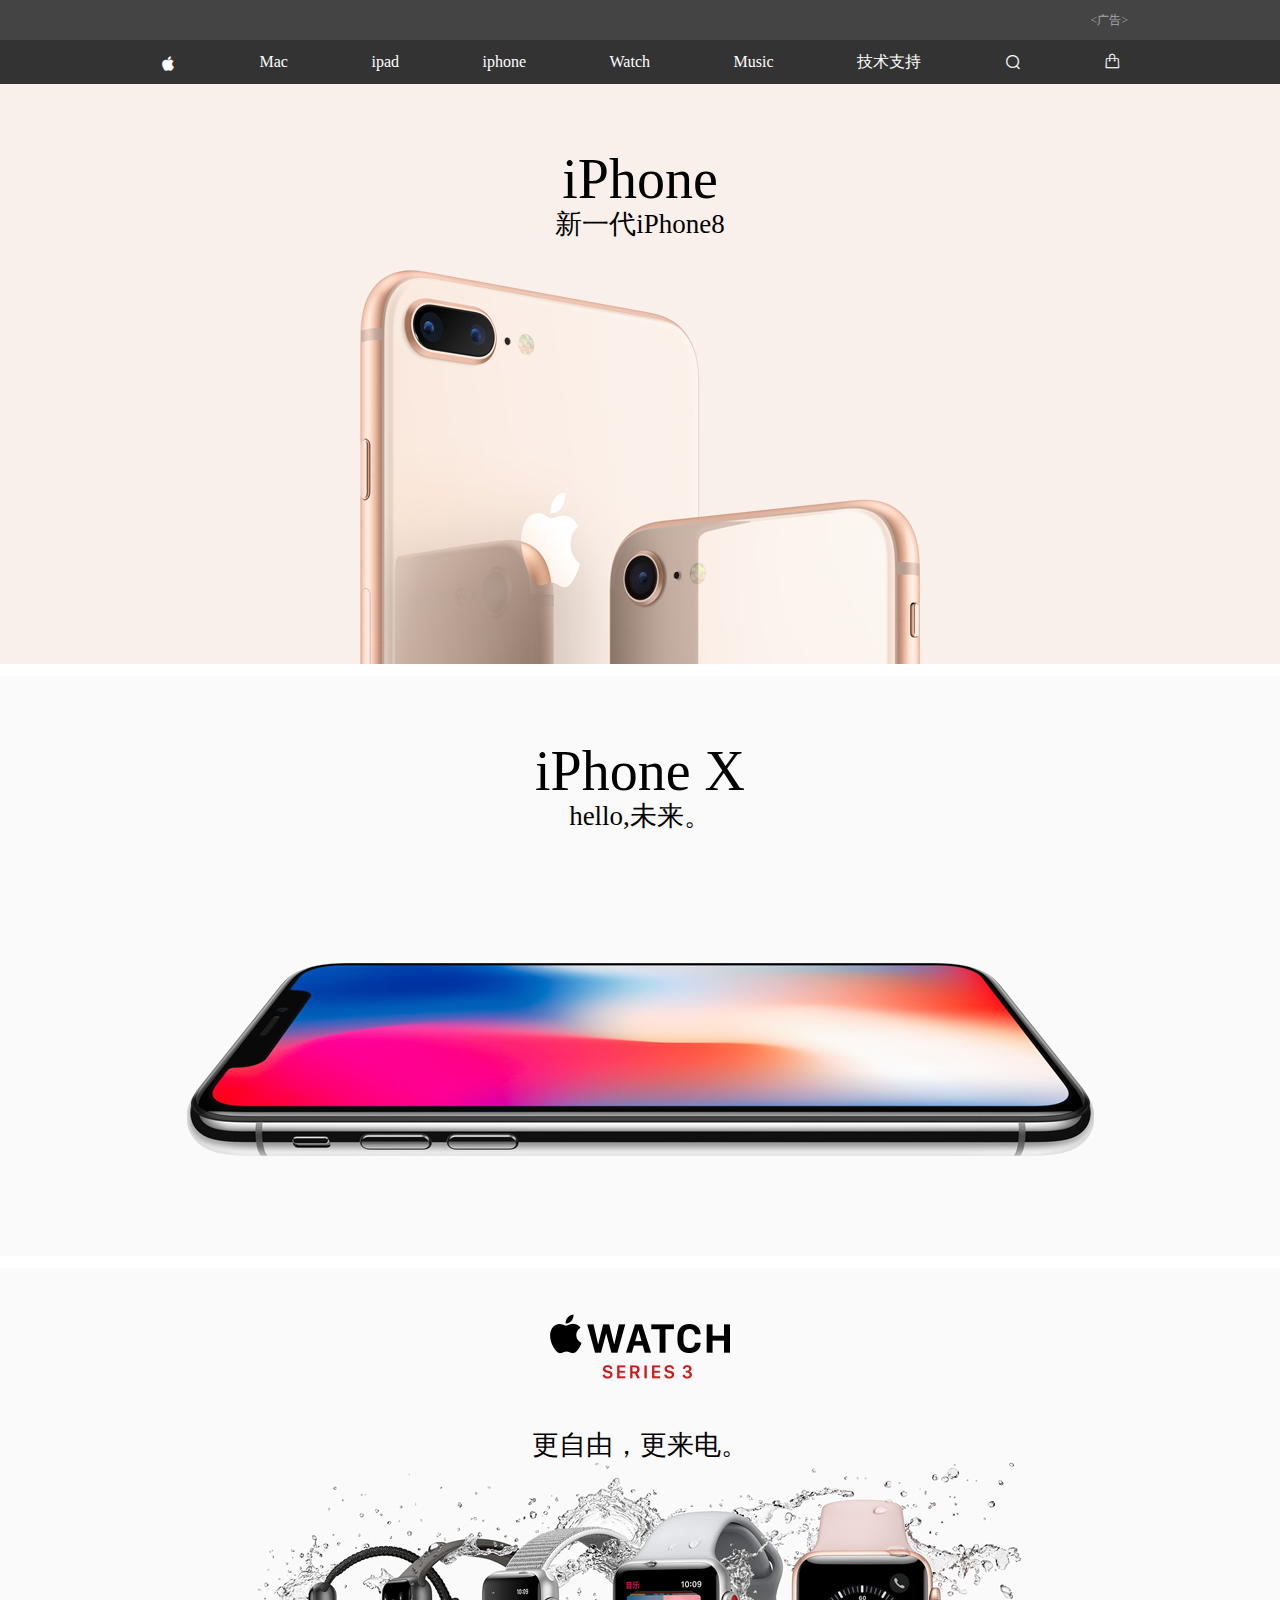
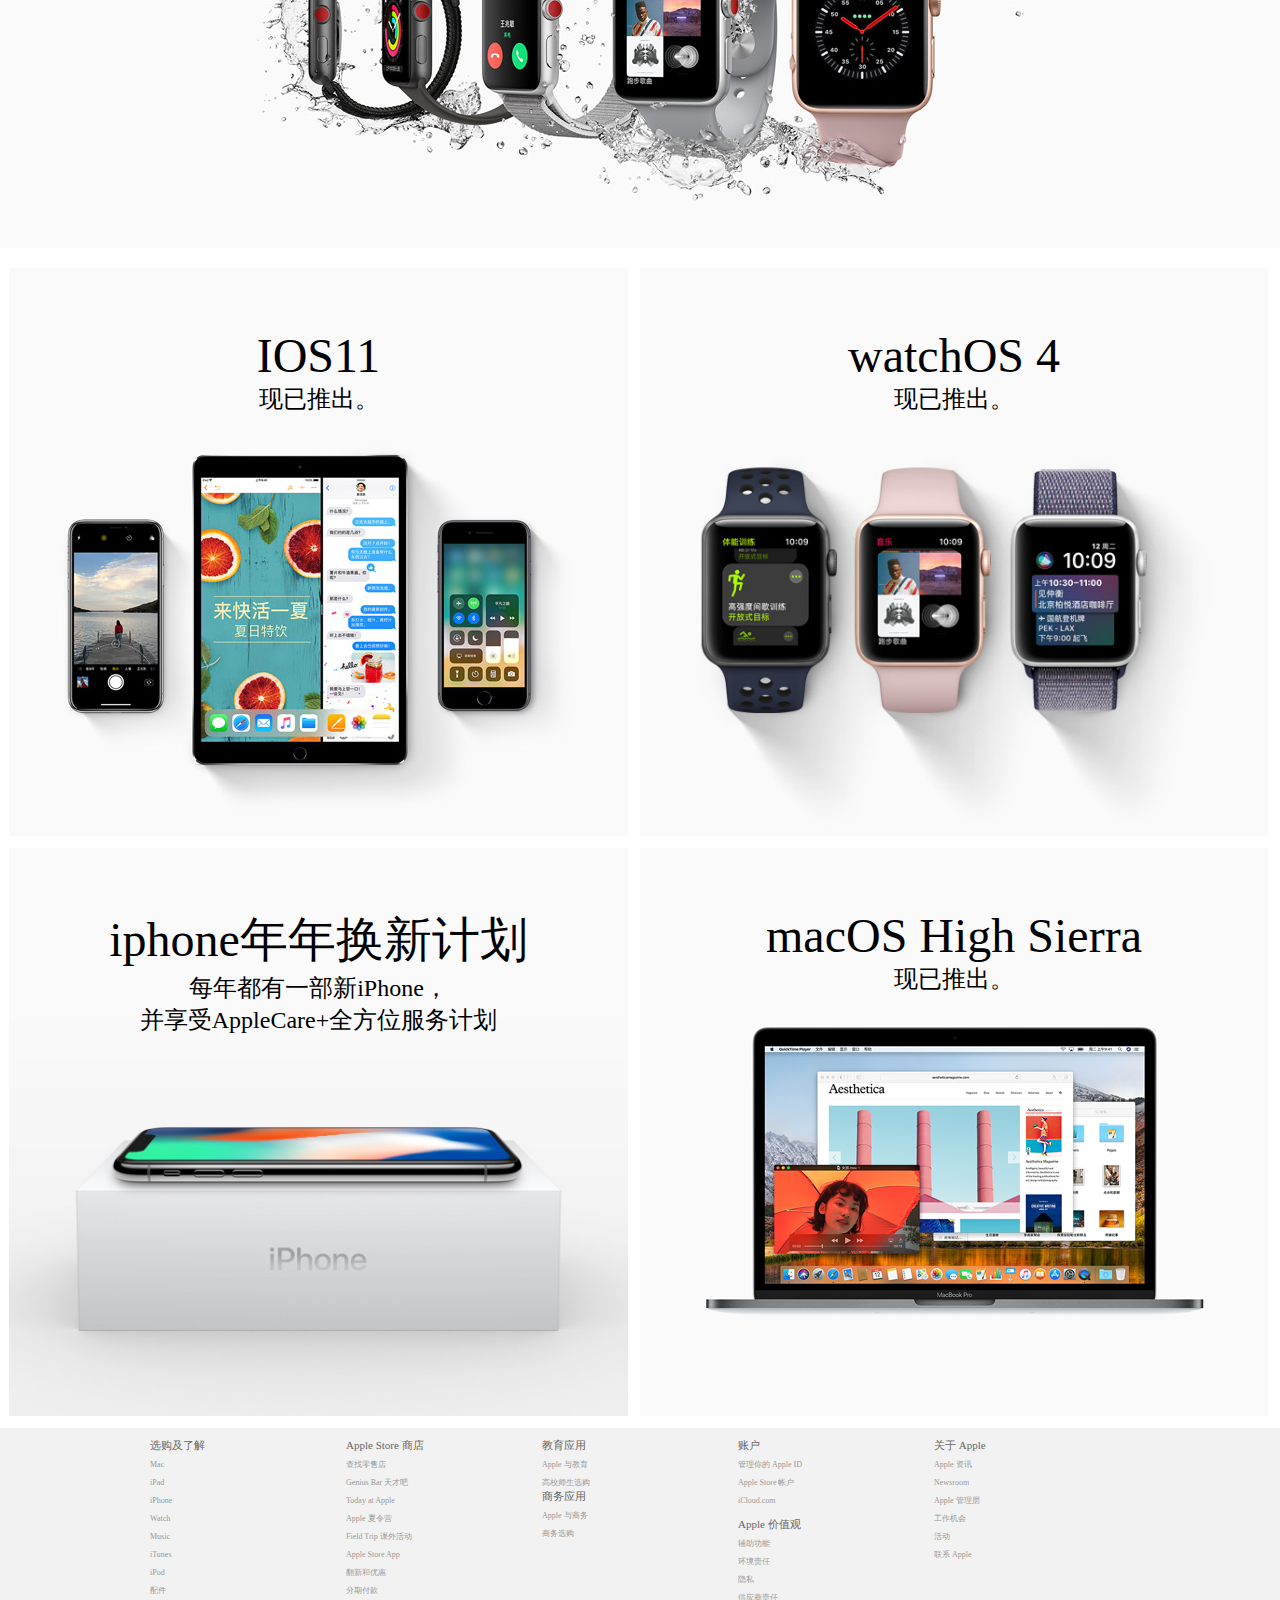
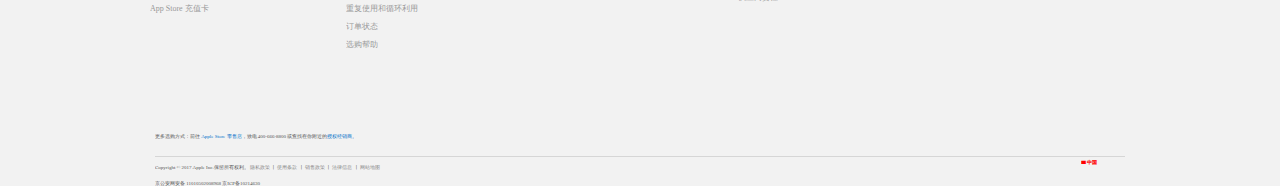
<file: index.html>
<!DOCTYPE html>
<html lang="zh">
<head>
	<meta charset="UTF-8" />
	<meta name="viewport" content="width=device-width, initial-scale=1.0" />
	<meta http-equiv="X-UA-Compatible" content="ie=edge" />
	<link rel="stylesheet" href="css/index.css" />
	<link rel="stylesheet" href="css/common.css" />
	<link rel="stylesheet" type="text/css" href="css/xys.css"/>
	<title>Document</title>
</head>
<body>
	<header>
		<main>
			<a href="">&lt;广告&gt;</a>
		</main>
	</header>
	<nav>
		<div class="wtf">
			<div><a href="" class="iconfont">&#xe608;</a></div>
			<div><a href="">Mac</a></div>
			<div><a href="">ipad</a></div>
			<div><a href="">iphone</a></div>
			<div><a href="">Watch</a></div>
			<div><a href="">Music</a></div>
			<div><a href="">技术支持</a></div>
			<div><a href="" class="iconfont">&#xe664;</a></div>
			<div><a href="" class="iconfont">&#xe63e;</a></div>
		</div>
		<div class="wtf2">
			<div><a href="" class="iconfont">&#xe7b4;</a></div>
			<div><a href="" class="iconfont">&#xe608;</a></div>
			<div><a href="" class="iconfont">&#xe63e;</a></div>
		</div>
	</nav>
	<!--苹果8 start-->
	<div class="i8">
		<a href="../个人主页/index.html">
			
				<p>iPhone</p>
				<p>新一代iPhone8</p>
			
			<div>
			
			</div>	
		</a>
	</div>
	<!--苹果x start-->
	<div class="x">
		<a href="">
			
				<p>iPhone X</p>
				<p>hello,未来。</p>
			
			<div>
			
			</div>
		</a>
	</div>
	<!--WATCH START-->
		<div class="w">
		<a href="">
				
				<p></p>
				<p>更自由，更来电。</p>
			
			<div>
			
			</div>
		</a>
	</div>
	<!--百分比 START-->
	<div class="b">
		<ul>
			<li>
				<a href="">
					<div>
						<p>IOS11</p>
						<p>现已推出。</p>
						<p></p>
					</div>
				</a>
			</li>
				<li>
				<a href="">
					<div>
						<p>watchOS 4</p>
						<p>现已推出。</p>
						<p></p>
					</div>
				</a>
			</li>
				<li>
				<a href="">
					<div>
						<p>iphone年年换新计划</p>
						<p>iPhone</p>
						<p>年年换新计划	</p>
						<p>每年都有一部新iPhone，</p>
						<p>并享受AppleCare+全方位服务计划</p>
						<p></p>
					</div>
				</a>
			</li>
				<li>
				<a href="">
					<div>
						<p>macOS High Sierra</p>
						<p>现已推出。</p>
						<p></p>
					</div>
				</a>
			</li>
		</ul>
	</div>
	
	<!--底部start-->
	<div class=foot-box>
	<div>
	<div class=bottom-box>
		<div class=bottom-box-1>
			<a href="">
				<h4>选购及了解
					<img src="img/jiahao.png" alt="" />
				</h4>
		
			</a>
			<ul>
				<li><a href="">Mac</a></li>
				<li><a href="">iPad</a></li>
				<li><a href="">iPhone</a></li>
				<li><a href="">Watch</a></li>
				<li><a href="">Music</a></li>
				<li><a href="">iTunes</a></li>
				<li><a href="">iPod</a></li>
				<li><a href="">配件</a></li>
				<li><a href="">App Store 充值卡</a></li>
			</ul>
		</div>
		<div class=bottom-box-2>
			<a href=""><h4>Apple Store 商店
			<img src="img/jiahao.png" alt="" />
			</h4>
				
			</a>
			<ul>
				<li><a href="">查找零售店</a></li>
				<li><a href="">Genius Bar 天才吧</a></li>
				<li><a href="">Today at Apple</a></li>
				<li><a href="">Apple 夏令营</a></li>
				<li><a href="">Field Trip 课外活动</a></li>
				<li><a href="">Apple Store App</a></li>
				<li><a href="">翻新和优惠</a></li>
				<li><a href="">分期付款</a></li>
				<li><a href="">重复使用和循环利用</a></li>
				<li><a href="">订单状态</a></li>
				<li><a href="">选购帮助</a></li>
			</ul>
		</div>
		<div class=bottom-box-3>
			<a href=""><h4>教育应用
			<img src="img/jiahao.png" alt="" />
			</h4>
				
			</a>
			<ul>
				<li><a href="">Apple 与教育</a></li>
				<li><a href="">高校师生选购</a></li>
			</ul>
			<a href=""><h4>商务应用
			<img src="img/jiahao.png" alt="" />
			</h4>
					
			</a>
			<ul>
				<li><a href="">Apple 与商务</a></li>
				<li><a href="">商务选购</a></li>
			</ul>
		</div>
		<div class=bottom-box-4>
			<h4>账户
			<img src="img/jiahao.png" alt="" />
			</h4>
			
			<ul>
				<li><a href="">管理你的 Apple ID</a></li>
				<li><a href="">Apple Store 帐户</a></li>
				<li><a href="">iCloud.com</a></li>
			</ul>
			<h4>Apple 价值观
			<img src="img/jiahao.png" alt="" />
			</h4>
		
			<li><a href="">辅助功能</a></li>
			<li><a href="">环境责任</a></li>
			<li><a href="">隐私</a></li>
			<li><a href="">供应商责任</a></li>
		</div>
		<div class=bottom-box-5>
			<h4>关于 Apple
			<img src="img/jiahao.png" alt="" />
			</h4>
			
			<ul>
				<li><a href="">Apple 资讯</a></li>
				<li><a href="">Newsroom</a></li>
				<li><a href="">Apple 管理层</a></li>
				<li><a href="">工作机会</a></li>
				<li><a href="">活动</a></li>
				<li><a href="../baida/login.html">联系 Apple</a></li>
				
			</ul>
		</div>
	</div>
	</div>
</div>
<div class="last-box">
	<div class="lastbox">
		<ul>
			<li>更多选购方式：前往 <a href="">Apple Store 零售店</a>，致电 400-666-8800 或查找在你附近的<a href="">授权经销商。</a></li>
			<li class="iconfont">&#xe619; 中国</li>
			<li>Copyright © 2017 Apple Inc.保留所有权利。 
				<a href="">隐私政策</a>
				<span>丨</span>
				<a href="">使用条款</a>
				<span>丨</span>
				<a href="">销售政策</a>
				<span>丨</span>
				<a href="">法律信息</a>
				<span>丨</span>
				<a href="">网站地图</a>
			</li>
			<li>京公安网安备 11010502008968 京ICP备10214630</li>	
		</ul>
	</div>
</div>
<div class="last-box1">
	<div class="lastbox1">
		<ul>
			<li>更多选购方式:前往 <a href="../baida/login.html">Apple Store 零售店</a>，致电 400-666-8800 或查找在你附近的<a href="">授权经销商。</a></li>
			<li class="iconfont">&#xe619; 中国</li>
			<li>Copyright © 2017 Apple Inc.保留所有权利。</li>
			<li> 
				<a href="">隐私政策</a>
				<span>丨</span>
				<a href="">使用条款</a>
				<span>丨</span>
				<a href="">销售政策</a>
				<span>丨</span>
				<a href="">法律信息</a>
				<span>丨</span>
				<a href="">网站地图</a>
			</li>
			<li>京公安网安备 11010502008968 京ICP备10214630</li>	
		</ul>
	</div>
</div>	
</body>
</html>
</file>
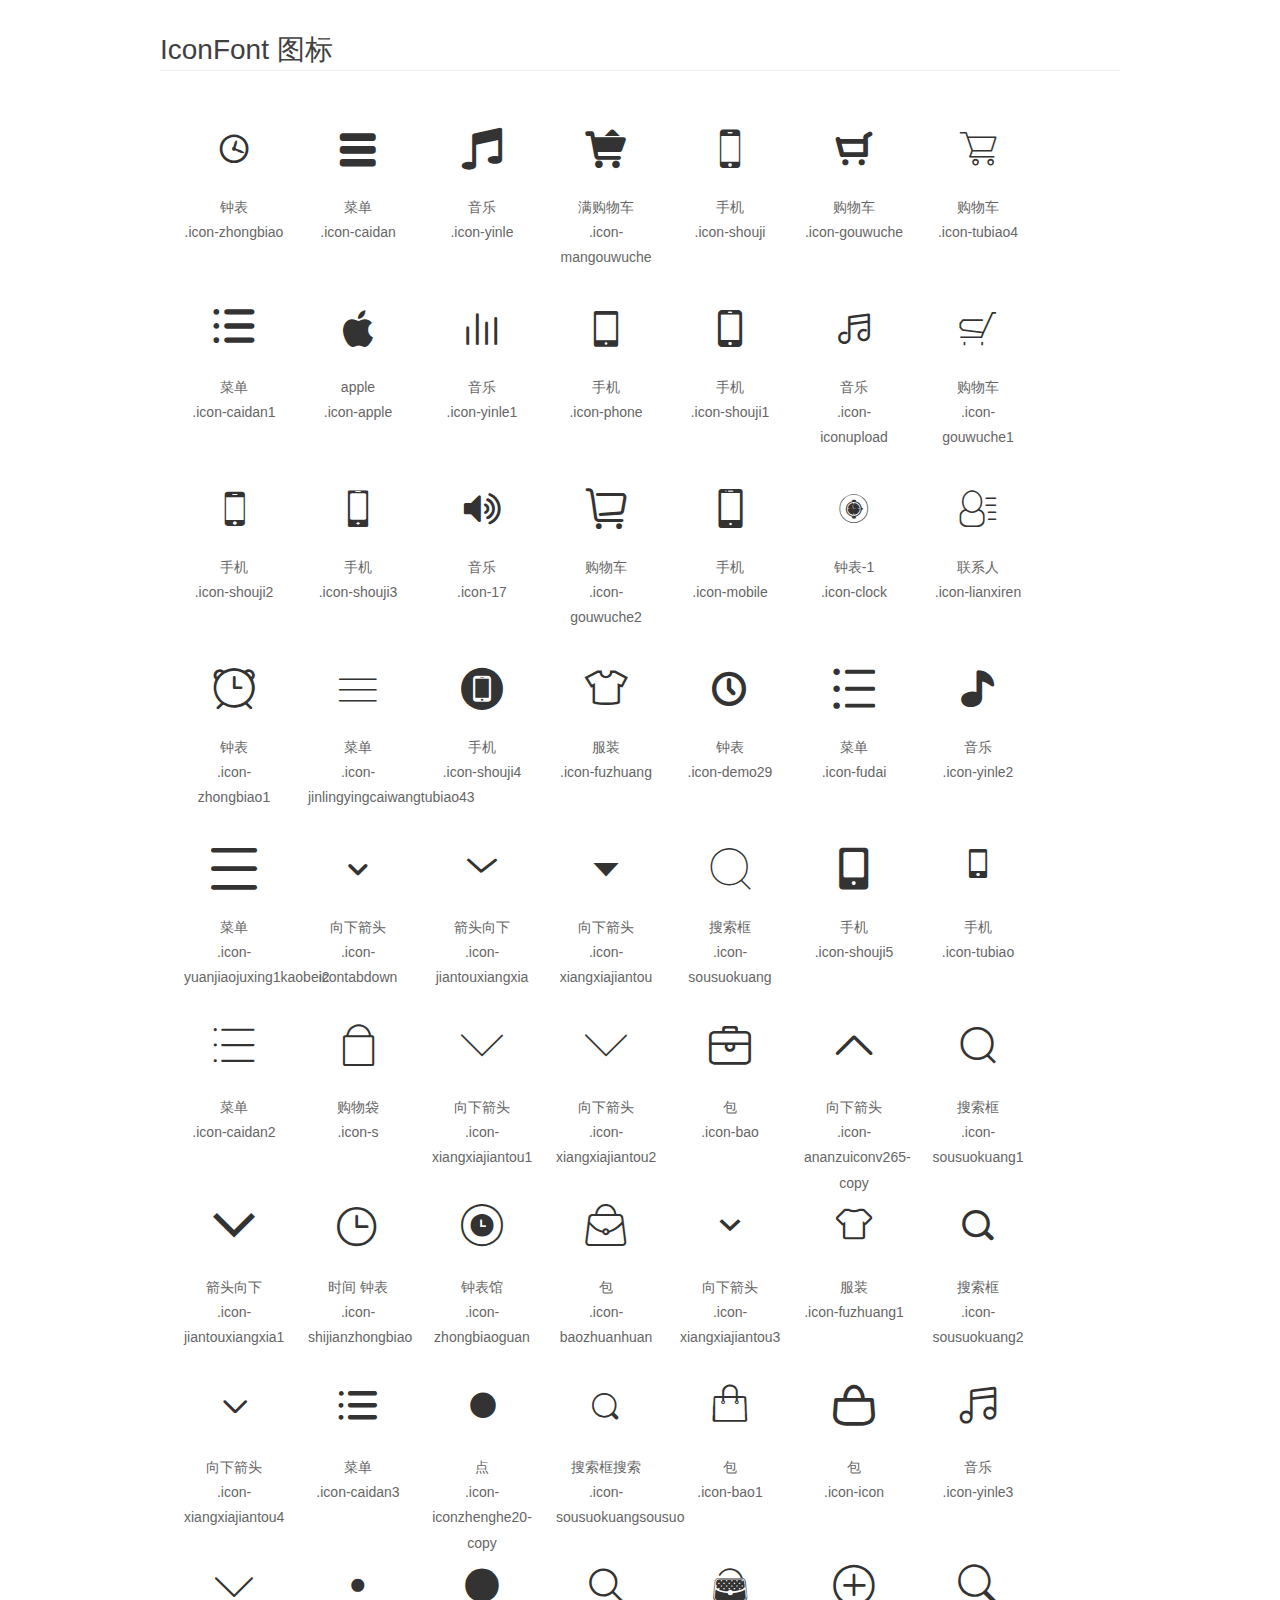
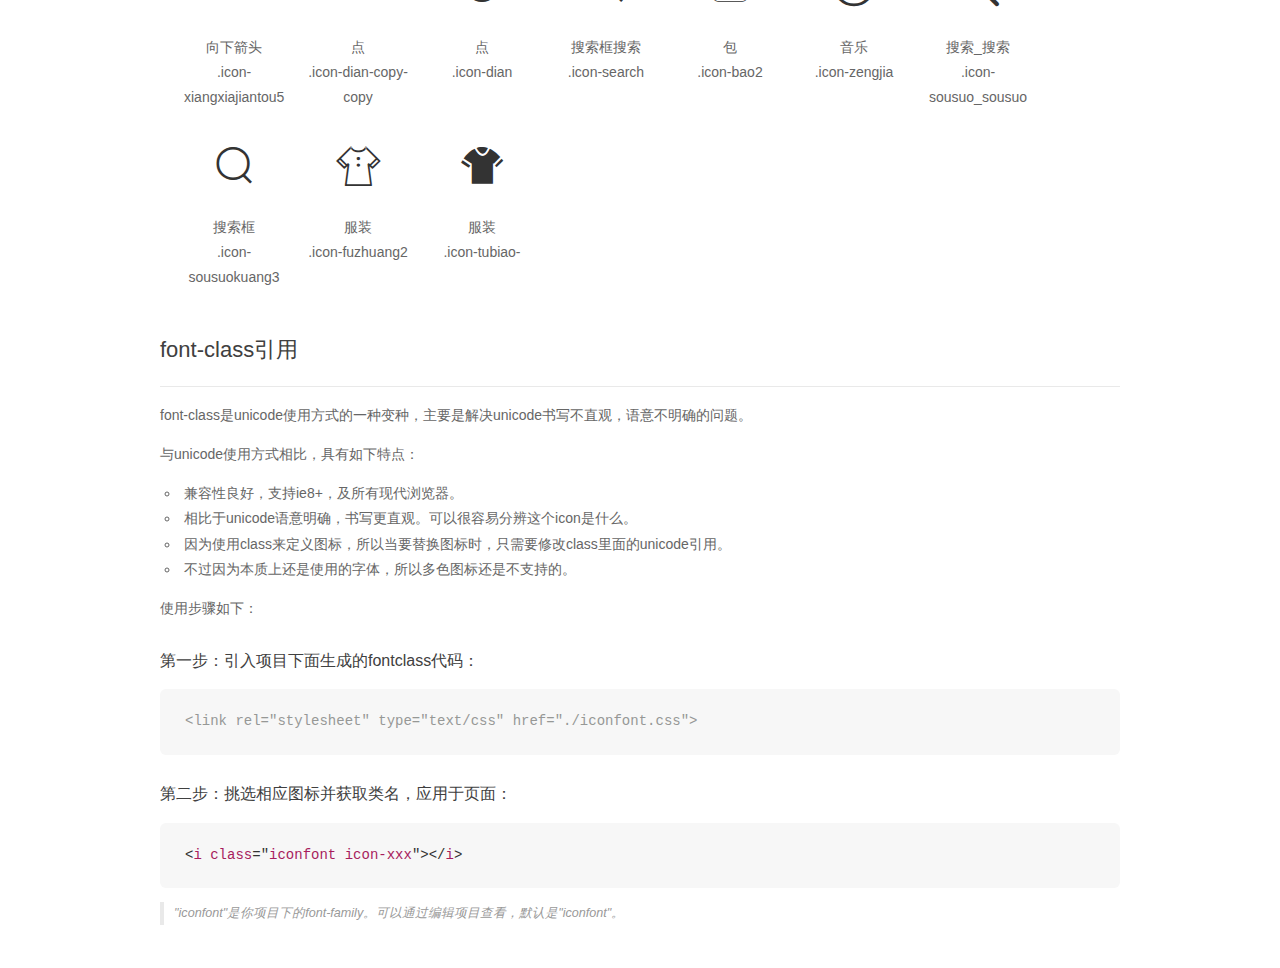
<file: icon-foot/demo_fontclass.html>
<!DOCTYPE html>
<html>
<head>
    <meta charset="utf-8"/>
    <title>IconFont</title>
    <link rel="stylesheet" href="demo.css">
    <link rel="stylesheet" href="iconfont.css">
</head>
<body>
    <div class="main markdown">
        <h1>IconFont 图标</h1>
        <ul class="icon_lists clear">
            
                <li>
                <i class="icon iconfont icon-zhongbiao"></i>
                    <div class="name">钟表</div>
                    <div class="fontclass">.icon-zhongbiao</div>
                </li>
            
                <li>
                <i class="icon iconfont icon-caidan"></i>
                    <div class="name">菜单</div>
                    <div class="fontclass">.icon-caidan</div>
                </li>
            
                <li>
                <i class="icon iconfont icon-yinle"></i>
                    <div class="name">音乐</div>
                    <div class="fontclass">.icon-yinle</div>
                </li>
            
                <li>
                <i class="icon iconfont icon-mangouwuche"></i>
                    <div class="name">满购物车</div>
                    <div class="fontclass">.icon-mangouwuche</div>
                </li>
            
                <li>
                <i class="icon iconfont icon-shouji"></i>
                    <div class="name">手机</div>
                    <div class="fontclass">.icon-shouji</div>
                </li>
            
                <li>
                <i class="icon iconfont icon-gouwuche"></i>
                    <div class="name">购物车</div>
                    <div class="fontclass">.icon-gouwuche</div>
                </li>
            
                <li>
                <i class="icon iconfont icon-tubiao4"></i>
                    <div class="name">购物车</div>
                    <div class="fontclass">.icon-tubiao4</div>
                </li>
            
                <li>
                <i class="icon iconfont icon-caidan1"></i>
                    <div class="name">菜单</div>
                    <div class="fontclass">.icon-caidan1</div>
                </li>
            
                <li>
                <i class="icon iconfont icon-apple"></i>
                    <div class="name">apple</div>
                    <div class="fontclass">.icon-apple</div>
                </li>
            
                <li>
                <i class="icon iconfont icon-yinle1"></i>
                    <div class="name">音乐</div>
                    <div class="fontclass">.icon-yinle1</div>
                </li>
            
                <li>
                <i class="icon iconfont icon-phone"></i>
                    <div class="name">手机</div>
                    <div class="fontclass">.icon-phone</div>
                </li>
            
                <li>
                <i class="icon iconfont icon-shouji1"></i>
                    <div class="name">手机</div>
                    <div class="fontclass">.icon-shouji1</div>
                </li>
            
                <li>
                <i class="icon iconfont icon-iconupload"></i>
                    <div class="name">音乐</div>
                    <div class="fontclass">.icon-iconupload</div>
                </li>
            
                <li>
                <i class="icon iconfont icon-gouwuche1"></i>
                    <div class="name">购物车</div>
                    <div class="fontclass">.icon-gouwuche1</div>
                </li>
            
                <li>
                <i class="icon iconfont icon-shouji2"></i>
                    <div class="name">手机</div>
                    <div class="fontclass">.icon-shouji2</div>
                </li>
            
                <li>
                <i class="icon iconfont icon-shouji3"></i>
                    <div class="name">手机</div>
                    <div class="fontclass">.icon-shouji3</div>
                </li>
            
                <li>
                <i class="icon iconfont icon-17"></i>
                    <div class="name">音乐</div>
                    <div class="fontclass">.icon-17</div>
                </li>
            
                <li>
                <i class="icon iconfont icon-gouwuche2"></i>
                    <div class="name">购物车</div>
                    <div class="fontclass">.icon-gouwuche2</div>
                </li>
            
                <li>
                <i class="icon iconfont icon-mobile"></i>
                    <div class="name">手机</div>
                    <div class="fontclass">.icon-mobile</div>
                </li>
            
                <li>
                <i class="icon iconfont icon-clock"></i>
                    <div class="name">钟表-1</div>
                    <div class="fontclass">.icon-clock</div>
                </li>
            
                <li>
                <i class="icon iconfont icon-lianxiren"></i>
                    <div class="name">联系人</div>
                    <div class="fontclass">.icon-lianxiren</div>
                </li>
            
                <li>
                <i class="icon iconfont icon-zhongbiao1"></i>
                    <div class="name">钟表</div>
                    <div class="fontclass">.icon-zhongbiao1</div>
                </li>
            
                <li>
                <i class="icon iconfont icon-jinlingyingcaiwangtubiao43"></i>
                    <div class="name">菜单</div>
                    <div class="fontclass">.icon-jinlingyingcaiwangtubiao43</div>
                </li>
            
                <li>
                <i class="icon iconfont icon-shouji4"></i>
                    <div class="name">手机</div>
                    <div class="fontclass">.icon-shouji4</div>
                </li>
            
                <li>
                <i class="icon iconfont icon-fuzhuang"></i>
                    <div class="name">服装</div>
                    <div class="fontclass">.icon-fuzhuang</div>
                </li>
            
                <li>
                <i class="icon iconfont icon-demo29"></i>
                    <div class="name">钟表</div>
                    <div class="fontclass">.icon-demo29</div>
                </li>
            
                <li>
                <i class="icon iconfont icon-fudai"></i>
                    <div class="name">菜单</div>
                    <div class="fontclass">.icon-fudai</div>
                </li>
            
                <li>
                <i class="icon iconfont icon-yinle2"></i>
                    <div class="name">音乐</div>
                    <div class="fontclass">.icon-yinle2</div>
                </li>
            
                <li>
                <i class="icon iconfont icon-yuanjiaojuxing1kaobei2"></i>
                    <div class="name">菜单</div>
                    <div class="fontclass">.icon-yuanjiaojuxing1kaobei2</div>
                </li>
            
                <li>
                <i class="icon iconfont icon-icontabdown"></i>
                    <div class="name">向下箭头</div>
                    <div class="fontclass">.icon-icontabdown</div>
                </li>
            
                <li>
                <i class="icon iconfont icon-jiantouxiangxia"></i>
                    <div class="name">箭头向下</div>
                    <div class="fontclass">.icon-jiantouxiangxia</div>
                </li>
            
                <li>
                <i class="icon iconfont icon-xiangxiajiantou"></i>
                    <div class="name">向下箭头</div>
                    <div class="fontclass">.icon-xiangxiajiantou</div>
                </li>
            
                <li>
                <i class="icon iconfont icon-sousuokuang"></i>
                    <div class="name">搜索框</div>
                    <div class="fontclass">.icon-sousuokuang</div>
                </li>
            
                <li>
                <i class="icon iconfont icon-shouji5"></i>
                    <div class="name">手机</div>
                    <div class="fontclass">.icon-shouji5</div>
                </li>
            
                <li>
                <i class="icon iconfont icon-tubiao"></i>
                    <div class="name">手机</div>
                    <div class="fontclass">.icon-tubiao</div>
                </li>
            
                <li>
                <i class="icon iconfont icon-caidan2"></i>
                    <div class="name">菜单</div>
                    <div class="fontclass">.icon-caidan2</div>
                </li>
            
                <li>
                <i class="icon iconfont icon-s"></i>
                    <div class="name">购物袋</div>
                    <div class="fontclass">.icon-s</div>
                </li>
            
                <li>
                <i class="icon iconfont icon-xiangxiajiantou1"></i>
                    <div class="name">向下箭头</div>
                    <div class="fontclass">.icon-xiangxiajiantou1</div>
                </li>
            
                <li>
                <i class="icon iconfont icon-xiangxiajiantou2"></i>
                    <div class="name">向下箭头</div>
                    <div class="fontclass">.icon-xiangxiajiantou2</div>
                </li>
            
                <li>
                <i class="icon iconfont icon-bao"></i>
                    <div class="name">包</div>
                    <div class="fontclass">.icon-bao</div>
                </li>
            
                <li>
                <i class="icon iconfont icon-ananzuiconv265-copy"></i>
                    <div class="name">向下箭头</div>
                    <div class="fontclass">.icon-ananzuiconv265-copy</div>
                </li>
            
                <li>
                <i class="icon iconfont icon-sousuokuang1"></i>
                    <div class="name">搜索框</div>
                    <div class="fontclass">.icon-sousuokuang1</div>
                </li>
            
                <li>
                <i class="icon iconfont icon-jiantouxiangxia1"></i>
                    <div class="name">箭头向下</div>
                    <div class="fontclass">.icon-jiantouxiangxia1</div>
                </li>
            
                <li>
                <i class="icon iconfont icon-shijianzhongbiao"></i>
                    <div class="name">时间 钟表</div>
                    <div class="fontclass">.icon-shijianzhongbiao</div>
                </li>
            
                <li>
                <i class="icon iconfont icon-zhongbiaoguan"></i>
                    <div class="name">钟表馆</div>
                    <div class="fontclass">.icon-zhongbiaoguan</div>
                </li>
            
                <li>
                <i class="icon iconfont icon-baozhuanhuan"></i>
                    <div class="name">包</div>
                    <div class="fontclass">.icon-baozhuanhuan</div>
                </li>
            
                <li>
                <i class="icon iconfont icon-xiangxiajiantou3"></i>
                    <div class="name">向下箭头</div>
                    <div class="fontclass">.icon-xiangxiajiantou3</div>
                </li>
            
                <li>
                <i class="icon iconfont icon-fuzhuang1"></i>
                    <div class="name">服装</div>
                    <div class="fontclass">.icon-fuzhuang1</div>
                </li>
            
                <li>
                <i class="icon iconfont icon-sousuokuang2"></i>
                    <div class="name">搜索框</div>
                    <div class="fontclass">.icon-sousuokuang2</div>
                </li>
            
                <li>
                <i class="icon iconfont icon-xiangxiajiantou4"></i>
                    <div class="name">向下箭头</div>
                    <div class="fontclass">.icon-xiangxiajiantou4</div>
                </li>
            
                <li>
                <i class="icon iconfont icon-caidan3"></i>
                    <div class="name">菜单</div>
                    <div class="fontclass">.icon-caidan3</div>
                </li>
            
                <li>
                <i class="icon iconfont icon-iconzhenghe20-copy"></i>
                    <div class="name">点</div>
                    <div class="fontclass">.icon-iconzhenghe20-copy</div>
                </li>
            
                <li>
                <i class="icon iconfont icon-sousuokuangsousuo"></i>
                    <div class="name">搜索框搜索</div>
                    <div class="fontclass">.icon-sousuokuangsousuo</div>
                </li>
            
                <li>
                <i class="icon iconfont icon-bao1"></i>
                    <div class="name">包</div>
                    <div class="fontclass">.icon-bao1</div>
                </li>
            
                <li>
                <i class="icon iconfont icon-icon"></i>
                    <div class="name">包</div>
                    <div class="fontclass">.icon-icon</div>
                </li>
            
                <li>
                <i class="icon iconfont icon-yinle3"></i>
                    <div class="name">音乐</div>
                    <div class="fontclass">.icon-yinle3</div>
                </li>
            
                <li>
                <i class="icon iconfont icon-xiangxiajiantou5"></i>
                    <div class="name">向下箭头</div>
                    <div class="fontclass">.icon-xiangxiajiantou5</div>
                </li>
            
                <li>
                <i class="icon iconfont icon-dian-copy-copy"></i>
                    <div class="name">点</div>
                    <div class="fontclass">.icon-dian-copy-copy</div>
                </li>
            
                <li>
                <i class="icon iconfont icon-dian"></i>
                    <div class="name">点</div>
                    <div class="fontclass">.icon-dian</div>
                </li>
            
                <li>
                <i class="icon iconfont icon-search"></i>
                    <div class="name">搜索框搜索</div>
                    <div class="fontclass">.icon-search</div>
                </li>
            
                <li>
                <i class="icon iconfont icon-bao2"></i>
                    <div class="name">包</div>
                    <div class="fontclass">.icon-bao2</div>
                </li>
            
                <li>
                <i class="icon iconfont icon-zengjia"></i>
                    <div class="name">音乐</div>
                    <div class="fontclass">.icon-zengjia</div>
                </li>
            
                <li>
                <i class="icon iconfont icon-sousuo_sousuo"></i>
                    <div class="name">搜索_搜索</div>
                    <div class="fontclass">.icon-sousuo_sousuo</div>
                </li>
            
                <li>
                <i class="icon iconfont icon-sousuokuang3"></i>
                    <div class="name">搜索框</div>
                    <div class="fontclass">.icon-sousuokuang3</div>
                </li>
            
                <li>
                <i class="icon iconfont icon-fuzhuang2"></i>
                    <div class="name">服装</div>
                    <div class="fontclass">.icon-fuzhuang2</div>
                </li>
            
                <li>
                <i class="icon iconfont icon-tubiao-"></i>
                    <div class="name">服装</div>
                    <div class="fontclass">.icon-tubiao-</div>
                </li>
            
        </ul>

        <h2 id="font-class-">font-class引用</h2>
        <hr>

        <p>font-class是unicode使用方式的一种变种，主要是解决unicode书写不直观，语意不明确的问题。</p>
        <p>与unicode使用方式相比，具有如下特点：</p>
        <ul>
        <li>兼容性良好，支持ie8+，及所有现代浏览器。</li>
        <li>相比于unicode语意明确，书写更直观。可以很容易分辨这个icon是什么。</li>
        <li>因为使用class来定义图标，所以当要替换图标时，只需要修改class里面的unicode引用。</li>
        <li>不过因为本质上还是使用的字体，所以多色图标还是不支持的。</li>
        </ul>
        <p>使用步骤如下：</p>
        <h3 id="-fontclass-">第一步：引入项目下面生成的fontclass代码：</h3>


        <pre><code class="lang-js hljs javascript"><span class="hljs-comment">&lt;link rel="stylesheet" type="text/css" href="./iconfont.css"&gt;</span></code></pre>
        <h3 id="-">第二步：挑选相应图标并获取类名，应用于页面：</h3>
        <pre><code class="lang-css hljs">&lt;<span class="hljs-selector-tag">i</span> <span class="hljs-selector-tag">class</span>="<span class="hljs-selector-tag">iconfont</span> <span class="hljs-selector-tag">icon-xxx</span>"&gt;&lt;/<span class="hljs-selector-tag">i</span>&gt;</code></pre>
        <blockquote>
        <p>"iconfont"是你项目下的font-family。可以通过编辑项目查看，默认是"iconfont"。</p>
        </blockquote>
    </div>
</body>
</html>
</file>
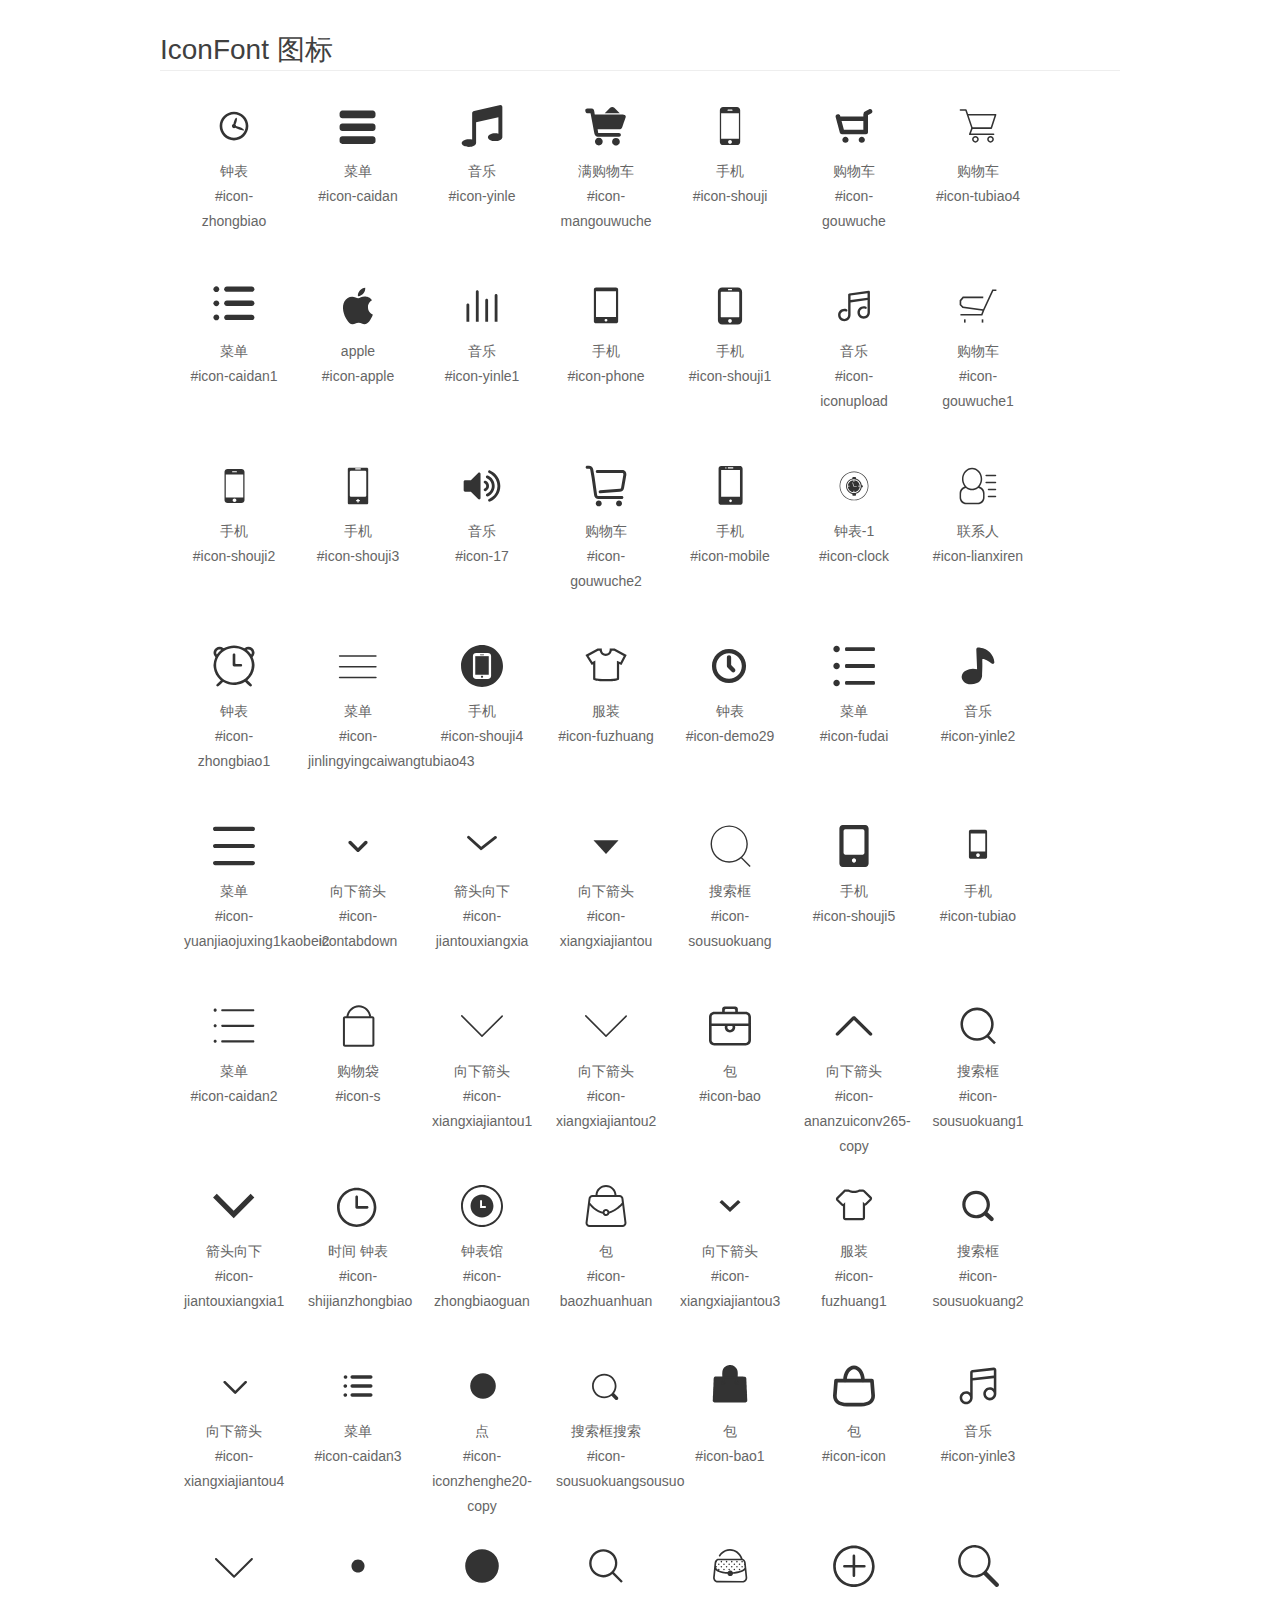
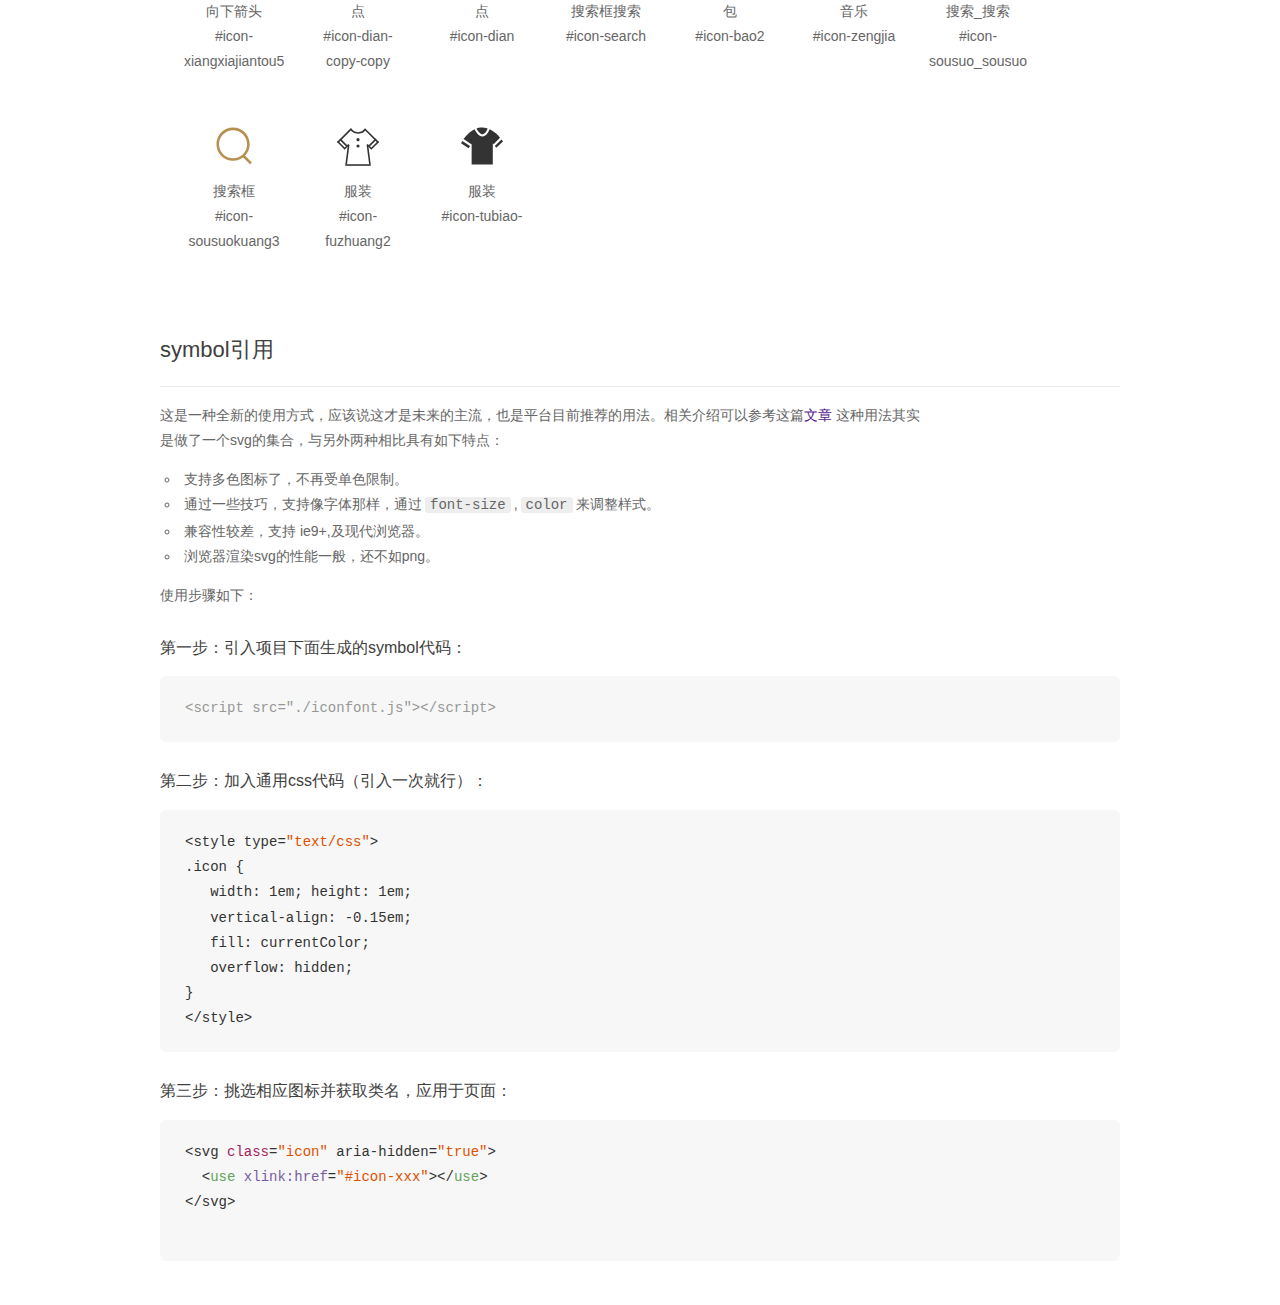
<file: icon-foot/demo_symbol.html>
<!DOCTYPE html>
<html>
<head>
    <meta charset="utf-8"/>
    <title>IconFont</title>
    <link rel="stylesheet" href="demo.css">
    <script src="iconfont.js"></script>

    <style type="text/css">
        .icon {
          /* 通过设置 font-size 来改变图标大小 */
          width: 1em; height: 1em;
          /* 图标和文字相邻时，垂直对齐 */
          vertical-align: -0.15em;
          /* 通过设置 color 来改变 SVG 的颜色/fill */
          fill: currentColor;
          /* path 和 stroke 溢出 viewBox 部分在 IE 下会显示
             normalize.css 中也包含这行 */
          overflow: hidden;
        }

    </style>
</head>
<body>
    <div class="main markdown">
        <h1>IconFont 图标</h1>
        <ul class="icon_lists clear">
            
                <li>
                    <svg class="icon" aria-hidden="true">
                        <use xlink:href="#icon-zhongbiao"></use>
                    </svg>
                    <div class="name">钟表</div>
                    <div class="fontclass">#icon-zhongbiao</div>
                </li>
            
                <li>
                    <svg class="icon" aria-hidden="true">
                        <use xlink:href="#icon-caidan"></use>
                    </svg>
                    <div class="name">菜单</div>
                    <div class="fontclass">#icon-caidan</div>
                </li>
            
                <li>
                    <svg class="icon" aria-hidden="true">
                        <use xlink:href="#icon-yinle"></use>
                    </svg>
                    <div class="name">音乐</div>
                    <div class="fontclass">#icon-yinle</div>
                </li>
            
                <li>
                    <svg class="icon" aria-hidden="true">
                        <use xlink:href="#icon-mangouwuche"></use>
                    </svg>
                    <div class="name">满购物车</div>
                    <div class="fontclass">#icon-mangouwuche</div>
                </li>
            
                <li>
                    <svg class="icon" aria-hidden="true">
                        <use xlink:href="#icon-shouji"></use>
                    </svg>
                    <div class="name">手机</div>
                    <div class="fontclass">#icon-shouji</div>
                </li>
            
                <li>
                    <svg class="icon" aria-hidden="true">
                        <use xlink:href="#icon-gouwuche"></use>
                    </svg>
                    <div class="name">购物车</div>
                    <div class="fontclass">#icon-gouwuche</div>
                </li>
            
                <li>
                    <svg class="icon" aria-hidden="true">
                        <use xlink:href="#icon-tubiao4"></use>
                    </svg>
                    <div class="name">购物车</div>
                    <div class="fontclass">#icon-tubiao4</div>
                </li>
            
                <li>
                    <svg class="icon" aria-hidden="true">
                        <use xlink:href="#icon-caidan1"></use>
                    </svg>
                    <div class="name">菜单</div>
                    <div class="fontclass">#icon-caidan1</div>
                </li>
            
                <li>
                    <svg class="icon" aria-hidden="true">
                        <use xlink:href="#icon-apple"></use>
                    </svg>
                    <div class="name">apple</div>
                    <div class="fontclass">#icon-apple</div>
                </li>
            
                <li>
                    <svg class="icon" aria-hidden="true">
                        <use xlink:href="#icon-yinle1"></use>
                    </svg>
                    <div class="name">音乐</div>
                    <div class="fontclass">#icon-yinle1</div>
                </li>
            
                <li>
                    <svg class="icon" aria-hidden="true">
                        <use xlink:href="#icon-phone"></use>
                    </svg>
                    <div class="name">手机</div>
                    <div class="fontclass">#icon-phone</div>
                </li>
            
                <li>
                    <svg class="icon" aria-hidden="true">
                        <use xlink:href="#icon-shouji1"></use>
                    </svg>
                    <div class="name">手机</div>
                    <div class="fontclass">#icon-shouji1</div>
                </li>
            
                <li>
                    <svg class="icon" aria-hidden="true">
                        <use xlink:href="#icon-iconupload"></use>
                    </svg>
                    <div class="name">音乐</div>
                    <div class="fontclass">#icon-iconupload</div>
                </li>
            
                <li>
                    <svg class="icon" aria-hidden="true">
                        <use xlink:href="#icon-gouwuche1"></use>
                    </svg>
                    <div class="name">购物车</div>
                    <div class="fontclass">#icon-gouwuche1</div>
                </li>
            
                <li>
                    <svg class="icon" aria-hidden="true">
                        <use xlink:href="#icon-shouji2"></use>
                    </svg>
                    <div class="name">手机</div>
                    <div class="fontclass">#icon-shouji2</div>
                </li>
            
                <li>
                    <svg class="icon" aria-hidden="true">
                        <use xlink:href="#icon-shouji3"></use>
                    </svg>
                    <div class="name">手机</div>
                    <div class="fontclass">#icon-shouji3</div>
                </li>
            
                <li>
                    <svg class="icon" aria-hidden="true">
                        <use xlink:href="#icon-17"></use>
                    </svg>
                    <div class="name">音乐</div>
                    <div class="fontclass">#icon-17</div>
                </li>
            
                <li>
                    <svg class="icon" aria-hidden="true">
                        <use xlink:href="#icon-gouwuche2"></use>
                    </svg>
                    <div class="name">购物车</div>
                    <div class="fontclass">#icon-gouwuche2</div>
                </li>
            
                <li>
                    <svg class="icon" aria-hidden="true">
                        <use xlink:href="#icon-mobile"></use>
                    </svg>
                    <div class="name">手机</div>
                    <div class="fontclass">#icon-mobile</div>
                </li>
            
                <li>
                    <svg class="icon" aria-hidden="true">
                        <use xlink:href="#icon-clock"></use>
                    </svg>
                    <div class="name">钟表-1</div>
                    <div class="fontclass">#icon-clock</div>
                </li>
            
                <li>
                    <svg class="icon" aria-hidden="true">
                        <use xlink:href="#icon-lianxiren"></use>
                    </svg>
                    <div class="name">联系人</div>
                    <div class="fontclass">#icon-lianxiren</div>
                </li>
            
                <li>
                    <svg class="icon" aria-hidden="true">
                        <use xlink:href="#icon-zhongbiao1"></use>
                    </svg>
                    <div class="name">钟表</div>
                    <div class="fontclass">#icon-zhongbiao1</div>
                </li>
            
                <li>
                    <svg class="icon" aria-hidden="true">
                        <use xlink:href="#icon-jinlingyingcaiwangtubiao43"></use>
                    </svg>
                    <div class="name">菜单</div>
                    <div class="fontclass">#icon-jinlingyingcaiwangtubiao43</div>
                </li>
            
                <li>
                    <svg class="icon" aria-hidden="true">
                        <use xlink:href="#icon-shouji4"></use>
                    </svg>
                    <div class="name">手机</div>
                    <div class="fontclass">#icon-shouji4</div>
                </li>
            
                <li>
                    <svg class="icon" aria-hidden="true">
                        <use xlink:href="#icon-fuzhuang"></use>
                    </svg>
                    <div class="name">服装</div>
                    <div class="fontclass">#icon-fuzhuang</div>
                </li>
            
                <li>
                    <svg class="icon" aria-hidden="true">
                        <use xlink:href="#icon-demo29"></use>
                    </svg>
                    <div class="name">钟表</div>
                    <div class="fontclass">#icon-demo29</div>
                </li>
            
                <li>
                    <svg class="icon" aria-hidden="true">
                        <use xlink:href="#icon-fudai"></use>
                    </svg>
                    <div class="name">菜单</div>
                    <div class="fontclass">#icon-fudai</div>
                </li>
            
                <li>
                    <svg class="icon" aria-hidden="true">
                        <use xlink:href="#icon-yinle2"></use>
                    </svg>
                    <div class="name">音乐</div>
                    <div class="fontclass">#icon-yinle2</div>
                </li>
            
                <li>
                    <svg class="icon" aria-hidden="true">
                        <use xlink:href="#icon-yuanjiaojuxing1kaobei2"></use>
                    </svg>
                    <div class="name">菜单</div>
                    <div class="fontclass">#icon-yuanjiaojuxing1kaobei2</div>
                </li>
            
                <li>
                    <svg class="icon" aria-hidden="true">
                        <use xlink:href="#icon-icontabdown"></use>
                    </svg>
                    <div class="name">向下箭头</div>
                    <div class="fontclass">#icon-icontabdown</div>
                </li>
            
                <li>
                    <svg class="icon" aria-hidden="true">
                        <use xlink:href="#icon-jiantouxiangxia"></use>
                    </svg>
                    <div class="name">箭头向下</div>
                    <div class="fontclass">#icon-jiantouxiangxia</div>
                </li>
            
                <li>
                    <svg class="icon" aria-hidden="true">
                        <use xlink:href="#icon-xiangxiajiantou"></use>
                    </svg>
                    <div class="name">向下箭头</div>
                    <div class="fontclass">#icon-xiangxiajiantou</div>
                </li>
            
                <li>
                    <svg class="icon" aria-hidden="true">
                        <use xlink:href="#icon-sousuokuang"></use>
                    </svg>
                    <div class="name">搜索框</div>
                    <div class="fontclass">#icon-sousuokuang</div>
                </li>
            
                <li>
                    <svg class="icon" aria-hidden="true">
                        <use xlink:href="#icon-shouji5"></use>
                    </svg>
                    <div class="name">手机</div>
                    <div class="fontclass">#icon-shouji5</div>
                </li>
            
                <li>
                    <svg class="icon" aria-hidden="true">
                        <use xlink:href="#icon-tubiao"></use>
                    </svg>
                    <div class="name">手机</div>
                    <div class="fontclass">#icon-tubiao</div>
                </li>
            
                <li>
                    <svg class="icon" aria-hidden="true">
                        <use xlink:href="#icon-caidan2"></use>
                    </svg>
                    <div class="name">菜单</div>
                    <div class="fontclass">#icon-caidan2</div>
                </li>
            
                <li>
                    <svg class="icon" aria-hidden="true">
                        <use xlink:href="#icon-s"></use>
                    </svg>
                    <div class="name">购物袋</div>
                    <div class="fontclass">#icon-s</div>
                </li>
            
                <li>
                    <svg class="icon" aria-hidden="true">
                        <use xlink:href="#icon-xiangxiajiantou1"></use>
                    </svg>
                    <div class="name">向下箭头</div>
                    <div class="fontclass">#icon-xiangxiajiantou1</div>
                </li>
            
                <li>
                    <svg class="icon" aria-hidden="true">
                        <use xlink:href="#icon-xiangxiajiantou2"></use>
                    </svg>
                    <div class="name">向下箭头</div>
                    <div class="fontclass">#icon-xiangxiajiantou2</div>
                </li>
            
                <li>
                    <svg class="icon" aria-hidden="true">
                        <use xlink:href="#icon-bao"></use>
                    </svg>
                    <div class="name">包</div>
                    <div class="fontclass">#icon-bao</div>
                </li>
            
                <li>
                    <svg class="icon" aria-hidden="true">
                        <use xlink:href="#icon-ananzuiconv265-copy"></use>
                    </svg>
                    <div class="name">向下箭头</div>
                    <div class="fontclass">#icon-ananzuiconv265-copy</div>
                </li>
            
                <li>
                    <svg class="icon" aria-hidden="true">
                        <use xlink:href="#icon-sousuokuang1"></use>
                    </svg>
                    <div class="name">搜索框</div>
                    <div class="fontclass">#icon-sousuokuang1</div>
                </li>
            
                <li>
                    <svg class="icon" aria-hidden="true">
                        <use xlink:href="#icon-jiantouxiangxia1"></use>
                    </svg>
                    <div class="name">箭头向下</div>
                    <div class="fontclass">#icon-jiantouxiangxia1</div>
                </li>
            
                <li>
                    <svg class="icon" aria-hidden="true">
                        <use xlink:href="#icon-shijianzhongbiao"></use>
                    </svg>
                    <div class="name">时间 钟表</div>
                    <div class="fontclass">#icon-shijianzhongbiao</div>
                </li>
            
                <li>
                    <svg class="icon" aria-hidden="true">
                        <use xlink:href="#icon-zhongbiaoguan"></use>
                    </svg>
                    <div class="name">钟表馆</div>
                    <div class="fontclass">#icon-zhongbiaoguan</div>
                </li>
            
                <li>
                    <svg class="icon" aria-hidden="true">
                        <use xlink:href="#icon-baozhuanhuan"></use>
                    </svg>
                    <div class="name">包</div>
                    <div class="fontclass">#icon-baozhuanhuan</div>
                </li>
            
                <li>
                    <svg class="icon" aria-hidden="true">
                        <use xlink:href="#icon-xiangxiajiantou3"></use>
                    </svg>
                    <div class="name">向下箭头</div>
                    <div class="fontclass">#icon-xiangxiajiantou3</div>
                </li>
            
                <li>
                    <svg class="icon" aria-hidden="true">
                        <use xlink:href="#icon-fuzhuang1"></use>
                    </svg>
                    <div class="name">服装</div>
                    <div class="fontclass">#icon-fuzhuang1</div>
                </li>
            
                <li>
                    <svg class="icon" aria-hidden="true">
                        <use xlink:href="#icon-sousuokuang2"></use>
                    </svg>
                    <div class="name">搜索框</div>
                    <div class="fontclass">#icon-sousuokuang2</div>
                </li>
            
                <li>
                    <svg class="icon" aria-hidden="true">
                        <use xlink:href="#icon-xiangxiajiantou4"></use>
                    </svg>
                    <div class="name">向下箭头</div>
                    <div class="fontclass">#icon-xiangxiajiantou4</div>
                </li>
            
                <li>
                    <svg class="icon" aria-hidden="true">
                        <use xlink:href="#icon-caidan3"></use>
                    </svg>
                    <div class="name">菜单</div>
                    <div class="fontclass">#icon-caidan3</div>
                </li>
            
                <li>
                    <svg class="icon" aria-hidden="true">
                        <use xlink:href="#icon-iconzhenghe20-copy"></use>
                    </svg>
                    <div class="name">点</div>
                    <div class="fontclass">#icon-iconzhenghe20-copy</div>
                </li>
            
                <li>
                    <svg class="icon" aria-hidden="true">
                        <use xlink:href="#icon-sousuokuangsousuo"></use>
                    </svg>
                    <div class="name">搜索框搜索</div>
                    <div class="fontclass">#icon-sousuokuangsousuo</div>
                </li>
            
                <li>
                    <svg class="icon" aria-hidden="true">
                        <use xlink:href="#icon-bao1"></use>
                    </svg>
                    <div class="name">包</div>
                    <div class="fontclass">#icon-bao1</div>
                </li>
            
                <li>
                    <svg class="icon" aria-hidden="true">
                        <use xlink:href="#icon-icon"></use>
                    </svg>
                    <div class="name">包</div>
                    <div class="fontclass">#icon-icon</div>
                </li>
            
                <li>
                    <svg class="icon" aria-hidden="true">
                        <use xlink:href="#icon-yinle3"></use>
                    </svg>
                    <div class="name">音乐</div>
                    <div class="fontclass">#icon-yinle3</div>
                </li>
            
                <li>
                    <svg class="icon" aria-hidden="true">
                        <use xlink:href="#icon-xiangxiajiantou5"></use>
                    </svg>
                    <div class="name">向下箭头</div>
                    <div class="fontclass">#icon-xiangxiajiantou5</div>
                </li>
            
                <li>
                    <svg class="icon" aria-hidden="true">
                        <use xlink:href="#icon-dian-copy-copy"></use>
                    </svg>
                    <div class="name">点</div>
                    <div class="fontclass">#icon-dian-copy-copy</div>
                </li>
            
                <li>
                    <svg class="icon" aria-hidden="true">
                        <use xlink:href="#icon-dian"></use>
                    </svg>
                    <div class="name">点</div>
                    <div class="fontclass">#icon-dian</div>
                </li>
            
                <li>
                    <svg class="icon" aria-hidden="true">
                        <use xlink:href="#icon-search"></use>
                    </svg>
                    <div class="name">搜索框搜索</div>
                    <div class="fontclass">#icon-search</div>
                </li>
            
                <li>
                    <svg class="icon" aria-hidden="true">
                        <use xlink:href="#icon-bao2"></use>
                    </svg>
                    <div class="name">包</div>
                    <div class="fontclass">#icon-bao2</div>
                </li>
            
                <li>
                    <svg class="icon" aria-hidden="true">
                        <use xlink:href="#icon-zengjia"></use>
                    </svg>
                    <div class="name">音乐</div>
                    <div class="fontclass">#icon-zengjia</div>
                </li>
            
                <li>
                    <svg class="icon" aria-hidden="true">
                        <use xlink:href="#icon-sousuo_sousuo"></use>
                    </svg>
                    <div class="name">搜索_搜索</div>
                    <div class="fontclass">#icon-sousuo_sousuo</div>
                </li>
            
                <li>
                    <svg class="icon" aria-hidden="true">
                        <use xlink:href="#icon-sousuokuang3"></use>
                    </svg>
                    <div class="name">搜索框</div>
                    <div class="fontclass">#icon-sousuokuang3</div>
                </li>
            
                <li>
                    <svg class="icon" aria-hidden="true">
                        <use xlink:href="#icon-fuzhuang2"></use>
                    </svg>
                    <div class="name">服装</div>
                    <div class="fontclass">#icon-fuzhuang2</div>
                </li>
            
                <li>
                    <svg class="icon" aria-hidden="true">
                        <use xlink:href="#icon-tubiao-"></use>
                    </svg>
                    <div class="name">服装</div>
                    <div class="fontclass">#icon-tubiao-</div>
                </li>
            
        </ul>


        <h2 id="symbol-">symbol引用</h2>
        <hr>

        <p>这是一种全新的使用方式，应该说这才是未来的主流，也是平台目前推荐的用法。相关介绍可以参考这篇<a href="">文章</a>
        这种用法其实是做了一个svg的集合，与另外两种相比具有如下特点：</p>
        <ul>
          <li>支持多色图标了，不再受单色限制。</li>
          <li>通过一些技巧，支持像字体那样，通过<code>font-size</code>,<code>color</code>来调整样式。</li>
          <li>兼容性较差，支持 ie9+,及现代浏览器。</li>
          <li>浏览器渲染svg的性能一般，还不如png。</li>
        </ul>
        <p>使用步骤如下：</p>
        <h3 id="-symbol-">第一步：引入项目下面生成的symbol代码：</h3>
        <pre><code class="lang-js hljs javascript"><span class="hljs-comment">&lt;script src="./iconfont.js"&gt;&lt;/script&gt;</span></code></pre>
        <h3 id="-css-">第二步：加入通用css代码（引入一次就行）：</h3>
        <pre><code class="lang-js hljs javascript">&lt;style type=<span class="hljs-string">"text/css"</span>&gt;
.icon {
   width: <span class="hljs-number">1</span>em; height: <span class="hljs-number">1</span>em;
   vertical-align: <span class="hljs-number">-0.15</span>em;
   fill: currentColor;
   overflow: hidden;
}
&lt;<span class="hljs-regexp">/style&gt;</span></code></pre>
        <h3 id="-">第三步：挑选相应图标并获取类名，应用于页面：</h3>
        <pre><code class="lang-js hljs javascript">&lt;svg <span class="hljs-class"><span class="hljs-keyword">class</span></span>=<span class="hljs-string">"icon"</span> aria-hidden=<span class="hljs-string">"true"</span>&gt;<span class="xml"><span class="hljs-tag">
  &lt;<span class="hljs-name">use</span> <span class="hljs-attr">xlink:href</span>=<span class="hljs-string">"#icon-xxx"</span>&gt;</span><span class="hljs-tag">&lt;/<span class="hljs-name">use</span>&gt;</span>
</span>&lt;<span class="hljs-regexp">/svg&gt;
        </span></code></pre>
    </div>
</body>
</html>
</file>
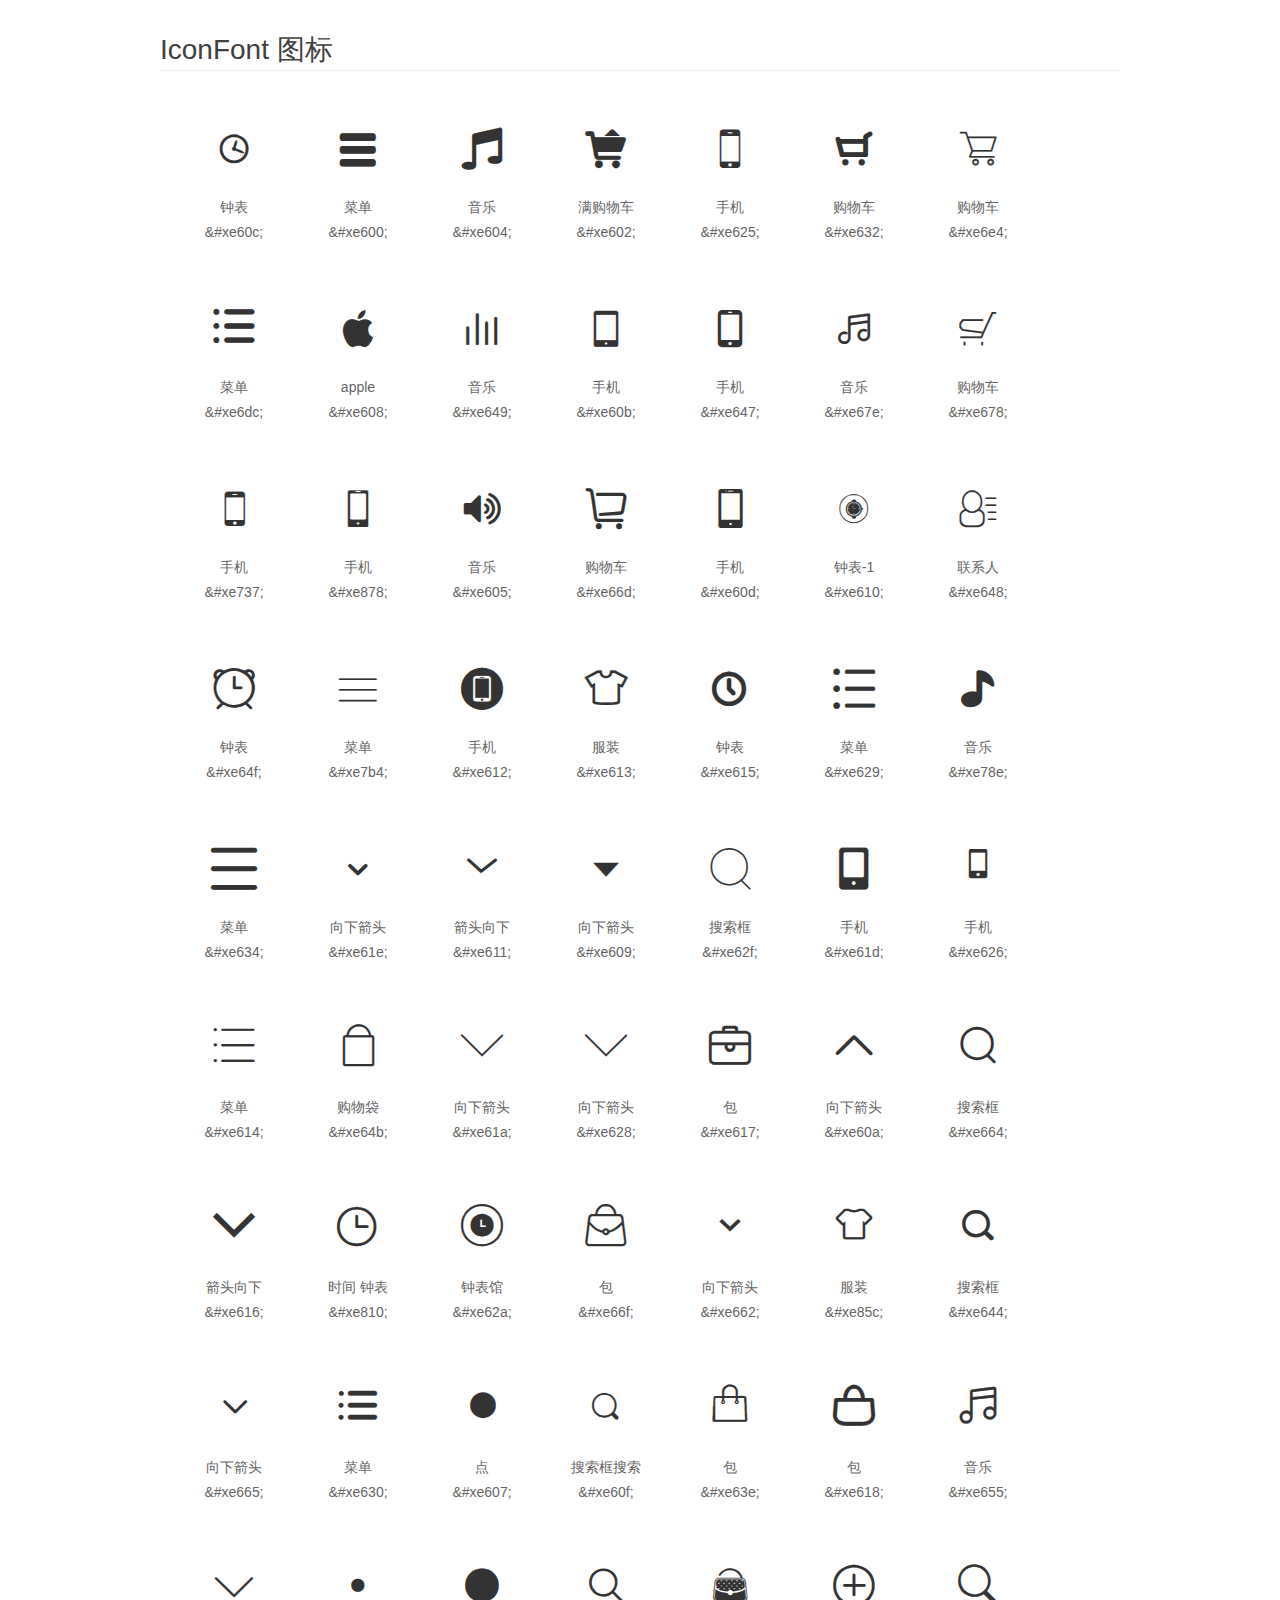
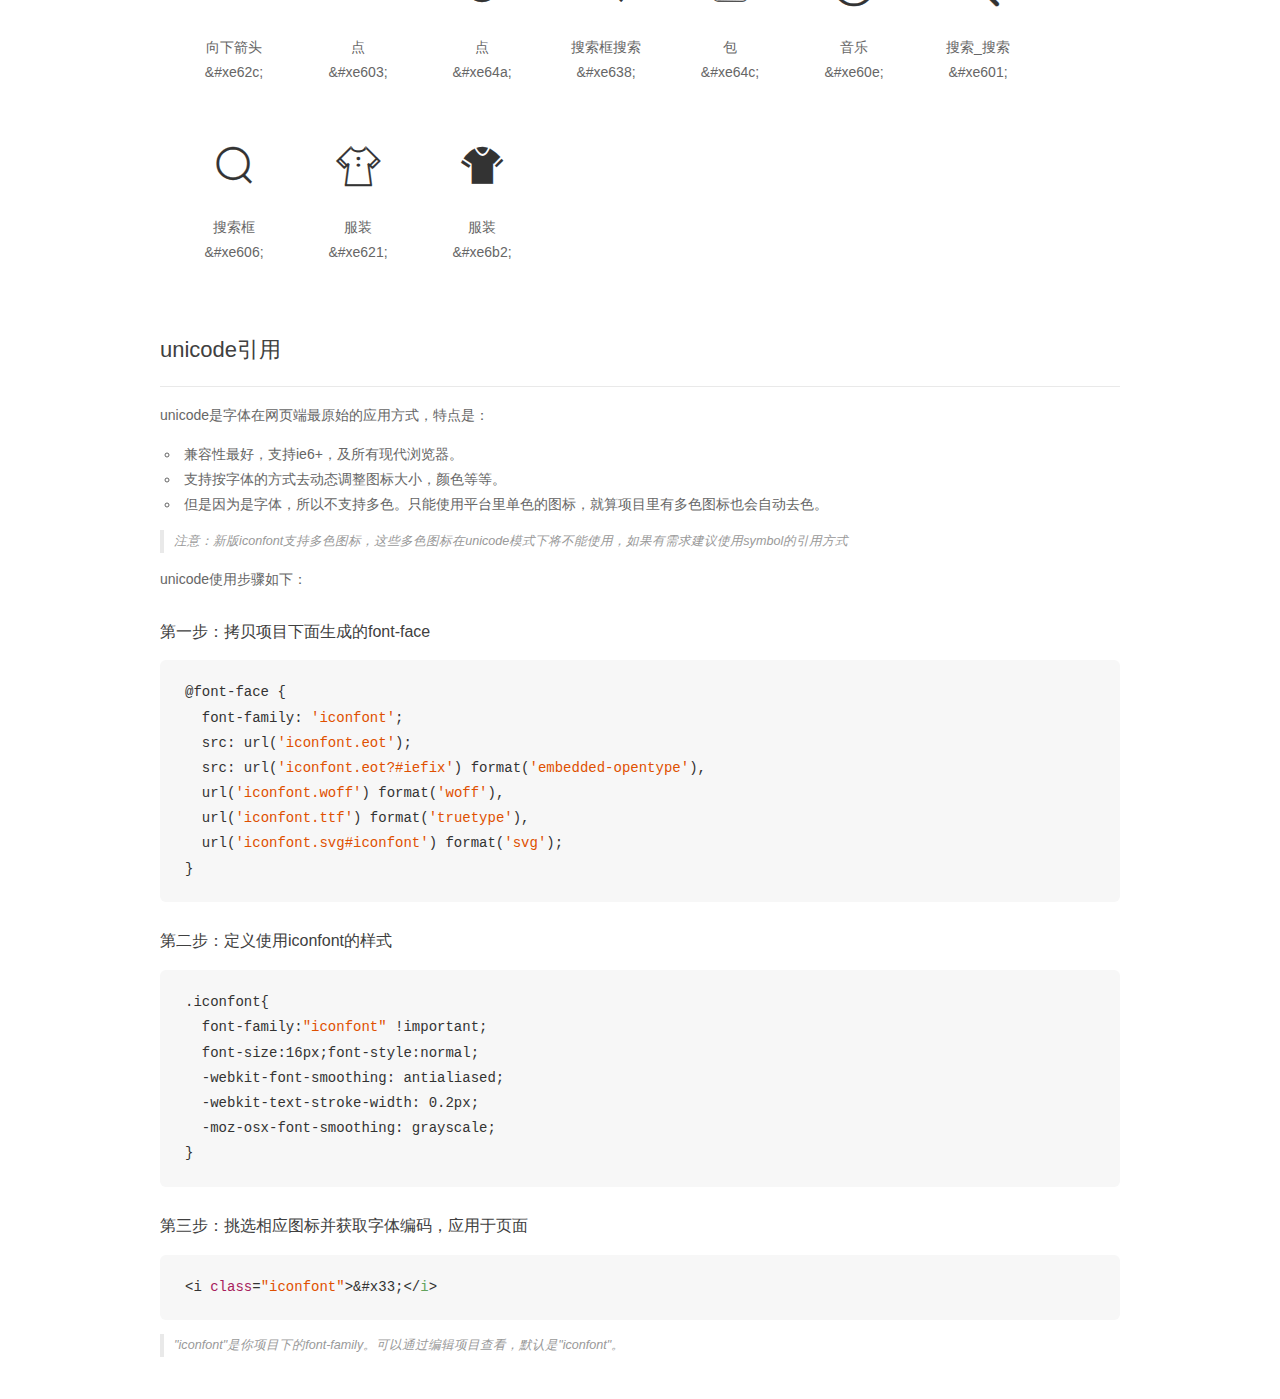
<file: icon-foot/demo_unicode.html>
<!DOCTYPE html>
<html>
<head>
    <meta charset="utf-8"/>
    <title>IconFont</title>
    <link rel="stylesheet" href="demo.css">

    <style type="text/css">

        @font-face {font-family: "iconfont";
          src: url('iconfont.eot'); /* IE9*/
          src: url('iconfont.eot#iefix') format('embedded-opentype'), /* IE6-IE8 */
          url('iconfont.woff') format('woff'), /* chrome, firefox */
          url('iconfont.ttf') format('truetype'), /* chrome, firefox, opera, Safari, Android, iOS 4.2+*/
          url('iconfont.svg#iconfont') format('svg'); /* iOS 4.1- */
        }

        .iconfont {
          font-family:"iconfont" !important;
          font-size:16px;
          font-style:normal;
          -webkit-font-smoothing: antialiased;
          -webkit-text-stroke-width: 0.2px;
          -moz-osx-font-smoothing: grayscale;
        }

    </style>
</head>
<body>
    <div class="main markdown">
        <h1>IconFont 图标</h1>
        <ul class="icon_lists clear">
            
                <li>
                <i class="icon iconfont">&#xe60c;</i>
                    <div class="name">钟表</div>
                    <div class="code">&amp;#xe60c;</div>
                </li>
            
                <li>
                <i class="icon iconfont">&#xe600;</i>
                    <div class="name">菜单</div>
                    <div class="code">&amp;#xe600;</div>
                </li>
            
                <li>
                <i class="icon iconfont">&#xe604;</i>
                    <div class="name">音乐</div>
                    <div class="code">&amp;#xe604;</div>
                </li>
            
                <li>
                <i class="icon iconfont">&#xe602;</i>
                    <div class="name">满购物车</div>
                    <div class="code">&amp;#xe602;</div>
                </li>
            
                <li>
                <i class="icon iconfont">&#xe625;</i>
                    <div class="name">手机</div>
                    <div class="code">&amp;#xe625;</div>
                </li>
            
                <li>
                <i class="icon iconfont">&#xe632;</i>
                    <div class="name">购物车</div>
                    <div class="code">&amp;#xe632;</div>
                </li>
            
                <li>
                <i class="icon iconfont">&#xe6e4;</i>
                    <div class="name">购物车</div>
                    <div class="code">&amp;#xe6e4;</div>
                </li>
            
                <li>
                <i class="icon iconfont">&#xe6dc;</i>
                    <div class="name">菜单</div>
                    <div class="code">&amp;#xe6dc;</div>
                </li>
            
                <li>
                <i class="icon iconfont">&#xe608;</i>
                    <div class="name">apple</div>
                    <div class="code">&amp;#xe608;</div>
                </li>
            
                <li>
                <i class="icon iconfont">&#xe649;</i>
                    <div class="name">音乐</div>
                    <div class="code">&amp;#xe649;</div>
                </li>
            
                <li>
                <i class="icon iconfont">&#xe60b;</i>
                    <div class="name">手机</div>
                    <div class="code">&amp;#xe60b;</div>
                </li>
            
                <li>
                <i class="icon iconfont">&#xe647;</i>
                    <div class="name">手机</div>
                    <div class="code">&amp;#xe647;</div>
                </li>
            
                <li>
                <i class="icon iconfont">&#xe67e;</i>
                    <div class="name">音乐</div>
                    <div class="code">&amp;#xe67e;</div>
                </li>
            
                <li>
                <i class="icon iconfont">&#xe678;</i>
                    <div class="name">购物车</div>
                    <div class="code">&amp;#xe678;</div>
                </li>
            
                <li>
                <i class="icon iconfont">&#xe737;</i>
                    <div class="name">手机</div>
                    <div class="code">&amp;#xe737;</div>
                </li>
            
                <li>
                <i class="icon iconfont">&#xe878;</i>
                    <div class="name">手机</div>
                    <div class="code">&amp;#xe878;</div>
                </li>
            
                <li>
                <i class="icon iconfont">&#xe605;</i>
                    <div class="name">音乐</div>
                    <div class="code">&amp;#xe605;</div>
                </li>
            
                <li>
                <i class="icon iconfont">&#xe66d;</i>
                    <div class="name">购物车</div>
                    <div class="code">&amp;#xe66d;</div>
                </li>
            
                <li>
                <i class="icon iconfont">&#xe60d;</i>
                    <div class="name">手机</div>
                    <div class="code">&amp;#xe60d;</div>
                </li>
            
                <li>
                <i class="icon iconfont">&#xe610;</i>
                    <div class="name">钟表-1</div>
                    <div class="code">&amp;#xe610;</div>
                </li>
            
                <li>
                <i class="icon iconfont">&#xe648;</i>
                    <div class="name">联系人</div>
                    <div class="code">&amp;#xe648;</div>
                </li>
            
                <li>
                <i class="icon iconfont">&#xe64f;</i>
                    <div class="name">钟表</div>
                    <div class="code">&amp;#xe64f;</div>
                </li>
            
                <li>
                <i class="icon iconfont">&#xe7b4;</i>
                    <div class="name">菜单</div>
                    <div class="code">&amp;#xe7b4;</div>
                </li>
            
                <li>
                <i class="icon iconfont">&#xe612;</i>
                    <div class="name">手机</div>
                    <div class="code">&amp;#xe612;</div>
                </li>
            
                <li>
                <i class="icon iconfont">&#xe613;</i>
                    <div class="name">服装</div>
                    <div class="code">&amp;#xe613;</div>
                </li>
            
                <li>
                <i class="icon iconfont">&#xe615;</i>
                    <div class="name">钟表</div>
                    <div class="code">&amp;#xe615;</div>
                </li>
            
                <li>
                <i class="icon iconfont">&#xe629;</i>
                    <div class="name">菜单</div>
                    <div class="code">&amp;#xe629;</div>
                </li>
            
                <li>
                <i class="icon iconfont">&#xe78e;</i>
                    <div class="name">音乐</div>
                    <div class="code">&amp;#xe78e;</div>
                </li>
            
                <li>
                <i class="icon iconfont">&#xe634;</i>
                    <div class="name">菜单</div>
                    <div class="code">&amp;#xe634;</div>
                </li>
            
                <li>
                <i class="icon iconfont">&#xe61e;</i>
                    <div class="name">向下箭头</div>
                    <div class="code">&amp;#xe61e;</div>
                </li>
            
                <li>
                <i class="icon iconfont">&#xe611;</i>
                    <div class="name">箭头向下</div>
                    <div class="code">&amp;#xe611;</div>
                </li>
            
                <li>
                <i class="icon iconfont">&#xe609;</i>
                    <div class="name">向下箭头</div>
                    <div class="code">&amp;#xe609;</div>
                </li>
            
                <li>
                <i class="icon iconfont">&#xe62f;</i>
                    <div class="name">搜索框</div>
                    <div class="code">&amp;#xe62f;</div>
                </li>
            
                <li>
                <i class="icon iconfont">&#xe61d;</i>
                    <div class="name">手机</div>
                    <div class="code">&amp;#xe61d;</div>
                </li>
            
                <li>
                <i class="icon iconfont">&#xe626;</i>
                    <div class="name">手机</div>
                    <div class="code">&amp;#xe626;</div>
                </li>
            
                <li>
                <i class="icon iconfont">&#xe614;</i>
                    <div class="name">菜单</div>
                    <div class="code">&amp;#xe614;</div>
                </li>
            
                <li>
                <i class="icon iconfont">&#xe64b;</i>
                    <div class="name">购物袋</div>
                    <div class="code">&amp;#xe64b;</div>
                </li>
            
                <li>
                <i class="icon iconfont">&#xe61a;</i>
                    <div class="name">向下箭头</div>
                    <div class="code">&amp;#xe61a;</div>
                </li>
            
                <li>
                <i class="icon iconfont">&#xe628;</i>
                    <div class="name">向下箭头</div>
                    <div class="code">&amp;#xe628;</div>
                </li>
            
                <li>
                <i class="icon iconfont">&#xe617;</i>
                    <div class="name">包</div>
                    <div class="code">&amp;#xe617;</div>
                </li>
            
                <li>
                <i class="icon iconfont">&#xe60a;</i>
                    <div class="name">向下箭头</div>
                    <div class="code">&amp;#xe60a;</div>
                </li>
            
                <li>
                <i class="icon iconfont">&#xe664;</i>
                    <div class="name">搜索框</div>
                    <div class="code">&amp;#xe664;</div>
                </li>
            
                <li>
                <i class="icon iconfont">&#xe616;</i>
                    <div class="name">箭头向下</div>
                    <div class="code">&amp;#xe616;</div>
                </li>
            
                <li>
                <i class="icon iconfont">&#xe810;</i>
                    <div class="name">时间 钟表</div>
                    <div class="code">&amp;#xe810;</div>
                </li>
            
                <li>
                <i class="icon iconfont">&#xe62a;</i>
                    <div class="name">钟表馆</div>
                    <div class="code">&amp;#xe62a;</div>
                </li>
            
                <li>
                <i class="icon iconfont">&#xe66f;</i>
                    <div class="name">包</div>
                    <div class="code">&amp;#xe66f;</div>
                </li>
            
                <li>
                <i class="icon iconfont">&#xe662;</i>
                    <div class="name">向下箭头</div>
                    <div class="code">&amp;#xe662;</div>
                </li>
            
                <li>
                <i class="icon iconfont">&#xe85c;</i>
                    <div class="name">服装</div>
                    <div class="code">&amp;#xe85c;</div>
                </li>
            
                <li>
                <i class="icon iconfont">&#xe644;</i>
                    <div class="name">搜索框</div>
                    <div class="code">&amp;#xe644;</div>
                </li>
            
                <li>
                <i class="icon iconfont">&#xe665;</i>
                    <div class="name">向下箭头</div>
                    <div class="code">&amp;#xe665;</div>
                </li>
            
                <li>
                <i class="icon iconfont">&#xe630;</i>
                    <div class="name">菜单</div>
                    <div class="code">&amp;#xe630;</div>
                </li>
            
                <li>
                <i class="icon iconfont">&#xe607;</i>
                    <div class="name">点</div>
                    <div class="code">&amp;#xe607;</div>
                </li>
            
                <li>
                <i class="icon iconfont">&#xe60f;</i>
                    <div class="name">搜索框搜索</div>
                    <div class="code">&amp;#xe60f;</div>
                </li>
            
                <li>
                <i class="icon iconfont">&#xe63e;</i>
                    <div class="name">包</div>
                    <div class="code">&amp;#xe63e;</div>
                </li>
            
                <li>
                <i class="icon iconfont">&#xe618;</i>
                    <div class="name">包</div>
                    <div class="code">&amp;#xe618;</div>
                </li>
            
                <li>
                <i class="icon iconfont">&#xe655;</i>
                    <div class="name">音乐</div>
                    <div class="code">&amp;#xe655;</div>
                </li>
            
                <li>
                <i class="icon iconfont">&#xe62c;</i>
                    <div class="name">向下箭头</div>
                    <div class="code">&amp;#xe62c;</div>
                </li>
            
                <li>
                <i class="icon iconfont">&#xe603;</i>
                    <div class="name">点</div>
                    <div class="code">&amp;#xe603;</div>
                </li>
            
                <li>
                <i class="icon iconfont">&#xe64a;</i>
                    <div class="name">点</div>
                    <div class="code">&amp;#xe64a;</div>
                </li>
            
                <li>
                <i class="icon iconfont">&#xe638;</i>
                    <div class="name">搜索框搜索</div>
                    <div class="code">&amp;#xe638;</div>
                </li>
            
                <li>
                <i class="icon iconfont">&#xe64c;</i>
                    <div class="name">包</div>
                    <div class="code">&amp;#xe64c;</div>
                </li>
            
                <li>
                <i class="icon iconfont">&#xe60e;</i>
                    <div class="name">音乐</div>
                    <div class="code">&amp;#xe60e;</div>
                </li>
            
                <li>
                <i class="icon iconfont">&#xe601;</i>
                    <div class="name">搜索_搜索</div>
                    <div class="code">&amp;#xe601;</div>
                </li>
            
                <li>
                <i class="icon iconfont">&#xe606;</i>
                    <div class="name">搜索框</div>
                    <div class="code">&amp;#xe606;</div>
                </li>
            
                <li>
                <i class="icon iconfont">&#xe621;</i>
                    <div class="name">服装</div>
                    <div class="code">&amp;#xe621;</div>
                </li>
            
                <li>
                <i class="icon iconfont">&#xe6b2;</i>
                    <div class="name">服装</div>
                    <div class="code">&amp;#xe6b2;</div>
                </li>
            
        </ul>
        <h2 id="unicode-">unicode引用</h2>
        <hr>

        <p>unicode是字体在网页端最原始的应用方式，特点是：</p>
        <ul>
        <li>兼容性最好，支持ie6+，及所有现代浏览器。</li>
        <li>支持按字体的方式去动态调整图标大小，颜色等等。</li>
        <li>但是因为是字体，所以不支持多色。只能使用平台里单色的图标，就算项目里有多色图标也会自动去色。</li>
        </ul>
        <blockquote>
        <p>注意：新版iconfont支持多色图标，这些多色图标在unicode模式下将不能使用，如果有需求建议使用symbol的引用方式</p>
        </blockquote>
        <p>unicode使用步骤如下：</p>
        <h3 id="-font-face">第一步：拷贝项目下面生成的font-face</h3>
        <pre><code class="lang-js hljs javascript">@font-face {
  font-family: <span class="hljs-string">'iconfont'</span>;
  src: url(<span class="hljs-string">'iconfont.eot'</span>);
  src: url(<span class="hljs-string">'iconfont.eot?#iefix'</span>) format(<span class="hljs-string">'embedded-opentype'</span>),
  url(<span class="hljs-string">'iconfont.woff'</span>) format(<span class="hljs-string">'woff'</span>),
  url(<span class="hljs-string">'iconfont.ttf'</span>) format(<span class="hljs-string">'truetype'</span>),
  url(<span class="hljs-string">'iconfont.svg#iconfont'</span>) format(<span class="hljs-string">'svg'</span>);
}
</code></pre>
        <h3 id="-iconfont-">第二步：定义使用iconfont的样式</h3>
        <pre><code class="lang-js hljs javascript">.iconfont{
  font-family:<span class="hljs-string">"iconfont"</span> !important;
  font-size:<span class="hljs-number">16</span>px;font-style:normal;
  -webkit-font-smoothing: antialiased;
  -webkit-text-stroke-width: <span class="hljs-number">0.2</span>px;
  -moz-osx-font-smoothing: grayscale;
}
</code></pre>
        <h3 id="-">第三步：挑选相应图标并获取字体编码，应用于页面</h3>
        <pre><code class="lang-js hljs javascript">&lt;i <span class="hljs-class"><span class="hljs-keyword">class</span></span>=<span class="hljs-string">"iconfont"</span>&gt;&amp;#x33;<span class="xml"><span class="hljs-tag">&lt;/<span class="hljs-name">i</span>&gt;</span></span></code></pre>

        <blockquote>
        <p>"iconfont"是你项目下的font-family。可以通过编辑项目查看，默认是"iconfont"。</p>
        </blockquote>
    </div>


</body>
</html>
</file>
<file: css/index.css>
header{
	width:100%;
    height:40px;
    background: #444;
}
main{
	width:auto;
	height: 100%;
	margin: 0 auto;
}
main a{
	display: block;
	font-size: 12px;
	color: #a8a8aa;
	float:right;
	line-height: 40px;
}
nav{
	width: 100%;
	height: 44px;
	background: rgba(0,0,0,0.8);
}

nav a{
	line-height: 44px;
	font-size::;12px;
	color: #FFFFFF;
	display: block;
}
.wtf{
	width: 1000px;
	display: flex;
	justify-content: space-between;
	height: 44px;
	margin: 0 auto;
	padding:0 20px;
}
.wtf2{
	width:100%;
	height: 44px;
	display: flex;
	justify-content: space-between;
}
/*苹果8 start*/
.i8{
	width: 100%;
	height: 580px;
	background:#F9F0EB;
}

/*X START*/
.x{
	width: 100%;
	height: 580px;
	background:#FAFAFA;
	margin-top: 12px;
}
.x a{
	display: block;
	width: 100%;
	height:100%;
}
/*WATCH START*/
.w{
	width: 100%;
	height: 580px;
	background:#FAFAFA;
	margin-top: 12px;
}
.w a{
	display: block;
	width: 100%;
	height:100%;
}

.b{
	margin-top:20px;
}


.b{
	width:100%;
	height:auto;
}
.b ul{
	overflow: hidden;
}
li{
	overflow: hidden;
}
</file>
<file: css/common.css>
html,body,ul,li,ol,dl,dt,dd,input,h1,h2,h3,h4,h5,h6,img,p,a{
  margin:0;
  padding:0;
}
a{
  text-decoration:none;
}
li{
	list-style: none;
}
@font-face {
  font-family: 'iconfont';
  src: url('../icon-foot/iconfont.eot');
  src: url('../icon-foot/iconfont.eot?#iefix') format('embedded-opentype'),
  url('../icon-foot/iconfont.woff') format('woff'),
  url('../icon-foot/iconfont.ttf') format('truetype'),
  url('../icon-foot/iconfont.svg#iconfont') format('svg');
}
.iconfont{
  font-family:"iconfont" !important;
  font-size:16px;font-style:normal;
  -webkit-font-smoothing: antialiased;
  -webkit-text-stroke-width: 0.2px;
  -moz-osx-font-smoothing: grayscale;
}
*{
	box-sizing: border-box;
}
</file>
<file: css/xys.css>
@media only screen and (min-width:1024px ) {
  main{
		width: 976px;
	}

	.wtf2{
		display: none;
	}
.last-box1{
	display: none;
}
	.i8{
	width: 100%;
	height: 580px;
	background:#F9F0EB;
	/*overflow: hidden;*/
}
/*i8 start*/
.i8 div{
	margin:0 auto;
	margin-top:29px;
	width:561px;
	height: 395px;
	background: url(../img/iphone_8_large.jpg) no-repeat center center;
}
.i8 div{
	background-size: 561px 395px;
}
.i8 a p:first-child{
	margin-top:65px;
	height: 60px;
	width:100%;
	text-align: center;
	line-height: 60px;
	font-size: 56px;
	color:#000000;	
}
.i8 a p:nth-child(2){
	height:31px;
	width: 100%;
	font-size: 27px;
	text-align: center;
	line-height: 31px;
	color:#000000;
}

.i8 a{
	height:580px;
	overflow: hidden;
	display: block;
}
/*X START*/
.x a{
	display: block;
	width: 100%;
	height:580px;
	overflow: hidden;
}
.x div{
	margin:130px auto;
	width:909px;
	height: 194px;
	background: url(../img/iphone_x_large.jpg) no-repeat center center;
}
.x div{
	background-size: 909px 194px;
}
.x a p:first-child{
	margin-top:65px;
	height: 60px;
	width:100%;
	text-align: center;
	line-height: 60px;
	font-size: 56px;
	color:#000000;	
}	
.x a p:nth-child(2){
	height:31px;
	width: 100%;
	font-size: 27px;
	text-align: center;
	line-height: 31px;
	color:#000000;
}

/*WATCH START*/
.w a{
	display: block;
	width: 100%;
	height:580px;
	overflow: hidden;
}
.w div{
	margin-top:20px;
	margin:0 auto;
	width:767px;
	height: 341px;
	background-size: 767px 341px;
	background: url('../img/qsl.jpg') no-repeat center center;
}

.w a p:first-child{
	margin:45px auto;
	background-size:182px 72px ;
	height: 72px;
	width:182px;
	background: url(../img/watch_series_3_large.png) no-repeat center center;
}
.w a p:nth-child(2){
	height:31px;
	width: 100%;
	font-size: 27px;
	text-align: center;
	line-height: 31px;
	color:#000000;
}



.b ul li{
	float:left;
	border-right:12px solid #FFFFFF;
	border-bottom: 12px solid #FFFFFF;
	background:#FAFAFA;
	width:50%;
	height:580px;
}
.b ul li:nth-child(2n+1){
	border-left:9px solid #FFFFFF;
}

.b ul li:first-child p:first-child{
	margin-top:60px;
	font-size:48px;
	text-align: center;
	color:#000000;
}
.b ul li:first-child p:nth-child(2){
	font-size: 24px;
	text-align: center;
	color: #000000;
}
.b ul li:first-child p:nth-child(3){
	/*background:red;*/

	width:516px;
	height:369px;
	margin:30px auto;
	background:url(../img/ios_large.jpg) no-repeat center center;
	background-size: 516px 369px;
}


.b ul li:nth-child(2) p:first-child{
	margin-top:60px;
	font-size:48px;
	text-align: center;
	color:#000000;
}
.b ul li:nth-child(2) p:nth-child(2){
	font-size: 24px;
	text-align: center;
	color: #000000;
}
.b ul li:nth-child(2) p:nth-child(3){
	width:553px;
	height:392px;
	margin:30px auto;
	background: url('../img/biao (2).jpg') no-repeat center center;
	background-size: 516px 369px;
}

.b ul li:nth-child(3) p:first-child{
	margin-top:60px;
	font-size:48px;
	text-align: center;
	color:#000000;
}
.b ul li:nth-child(3) p:nth-child(2){
	display: none;
}
.b ul li:nth-child(3) p:nth-child(4),.b ul li:nth-child(3) p:nth-child(5){
	font-size: 24px;
	text-align: center;
	color: #000000;
}
.b ul li:nth-child(3) p:nth-child(2),.b ul li:nth-child(3) p:nth-child(3){
	display: none;
}
/*.b ul li:nth-child(3) p:last-child{
	padding-top:20px;
	width:527px;
	height:307px;
	margin:0 auto;
	background:url(../img/shoujida.png) no-repeat center center;
	background-size: 527px 307px;
}*/
.b ul li:nth-child(3) {
	height:580px;
	background: url('../img/shoujihe (2).jpg') no-repeat center center;
	background-size:cover;
}
.b ul li:nth-child(4) p:first-child{
	margin-top:60px;
	font-size:48px;
	text-align: center;
	color:#000000;
}
.b ul li:nth-child(4) p:nth-child(2){
	font-size: 24px;
	text-align: center;
	color: #000000;
}
.b ul li:nth-child(4) p:nth-child(3){
	/*background:red;*/
	width:499px;
	height:292px;
	margin:30px auto;
	background:url(../img/macos_high_sierra_large.jpg) no-repeat center center;
	background-size: 499px 292px;
}

.foot-box{
	width:100%;
	height: auto;
	margin:0 auto;
	background:#F2F2F2;
	overflow:hidden;
}

.bottom-box{
	max-width: 980px;
	height:245px;
	margin:0 auto;
}
.bottom-box h4{
	font-size:11px;
	color: inherit;
	font-weight:400;
	color: #666666;;
}
.bottom-box-4 h4:last-of-type{
	margin-top:10px;
}

.bottom-box a{
	font-size:8px;
	color:#999999;
}
.bottom-box>div{
	width:20%;
	height:245px;
	float:left;
	margin-top:10px;
}
/*last start*/
.lastbox li:last-child{
	margin-top:10px;
}
.lastbox li{
	width:100%;
	font-size:5px;
}
.lastbox li a{
color:#888888;
}
.lastbox>ul>li:nth-child(1)>a{
	color:#0070C9;
}
.lastbox>ul>li:nth-child(2)>a{
	padding-left: 2px;
}
.lastbox{
	max-width:970px;
	margin:0 auto;
	color: #888;;
}
.last-box{
	width:100%;
	background-color:#f2f2f2;
}
.last-box ul{
	padding-top:50px;
	background: #f2f2f2;
}
.lastbox ul li:first-child{
	border-bottom: 1px solid #d6d6d6;
	height:24px;

}
.lastbox ul li{
	color:#555555;
}
.lastbox ul li:nth-child(2) a{
	color:#333333;
}
.lastbox ul li:nth-child(3){
	margin-top:7px;
	
}
.last-box ul{
	position: relative;
}
.lastbox li:nth-child(2){
	width:44px;
	color:red;
	font-size:5px;
	position: absolute;
	right:0px;
	top:76px;
}
h4>img{
	display: none;
}
}



@media only screen and (min-width: 736px) and (max-width: 1024px) {
	.last-box1{
	display: none;
}
	main a {
		padding-right:22px;
		}
	.wtf{
		width:100%;
	}
	.wtf2{
		display: none;
	}
.i8{
	width: 100%;;
	height:569px;
}
.i8 div{
	margin:0 auto;
	margin-top:29px;
	width:549px;
	height: 388px;
	background: url('../img/iphone8 midd.jpg') no-repeat center center;
}
.i8 div{
	background-size:549px 388px;

}
 .i8 a{
	overflow: hidden;
	display: block;
	height:569px;
}
.i8 a p:first-child{
	margin-top: 75px;
	height:48px;
	width:100%;
	text-align: center;
	line-height: 48px;
	font-size: 44px;
	color:#000000;	
}
.i8 a p:nth-child(2){
	height:26px;
	width: 100%;
	font-size: 22px;
	text-align: center;
	line-height: 26px;
	color:#000000;
	margin-top:3px ;
}
section{
	padding-top:70px;
}
/*X START*/
.x{
	width: 100%;;
	height:569px;
}
.x div{
	margin:203px auto;
	width:704px;
	height: 148px;
	background: url(../img/iphone_x_medium.jpg) no-repeat center center;
}
.x div{
	background-size:704px 148px;

}
.x a{
	height:569px;
	overflow: hidden;
	display: block;
}
.x a p:first-child{
	margin-top:75px;
	height:48px;
	width:100%;
	text-align: center;
	line-height: 48px;
	font-size: 44px;
	color:#000000;	
}
.x a p:nth-child(2){
	height:26px;
	width: 100%;
	font-size: 22px;
	text-align: center;
	line-height: 26px;
	color:#000000;
	margin-top:3px ;
}
section{
	padding-top:70px;
}

/*WATCH START*/
.w{
	width: 100%;;
	height:569px;
}
.w div{
	margin:20px auto;
	width:762px;
	height: 339px;
	background: url(../img/qslz.jpg) no-repeat center center;
	background-size:762px 339px;

}
.w a{
	display:block;
	overflow: hidden;
	height:569px;
}
.w a p:first-child{
	
	height:56px;
	width:144px;
	margin: 26px auto;
	background: url(../img/watch_series_3_medium.png) no-repeat center center;
	background-size: 144px 56px;
}
.w a p:nth-child(2){
	height:26px;
	width: 100%;
	font-size: 22px;
	text-align: center;
	line-height: 26px;
	color:#000000;
	margin-top:3px ;
}
section{
	padding-top:70px;
}

.b ul li{
	float:left;
	border-right:12px solid #FFFFFF;
	border-bottom: 12px solid #FFFFFF;
	background:#FAFAFA;
}
.b ul li:nth-child(2n+1){
	border-left:9px solid #FFFFFF;
}
.b li{
	width:50%;
	height:508px;
}
.b ul li:first-child p:first-child{
	margin-top:40px;
	font-size:40px;
	text-align: center;
	color:#000000;
}
.b ul li:first-child p:nth-child(2){
	font-size: 21px;
	text-align: center;
	color: #000000;
}
.b ul li:first-child p:nth-child(3){
	width:362px;
	height:261px;
	margin:45px auto;
	background:url(../img/ios_medium.jpg) no-repeat center center;
	background-size: 362px 261px;
}

.b div{
	height:800px;
}
.b ul li:nth-child(2) p:first-child{
	margin-top:40px;
	font-size:40px;
	text-align: center;
	color:#000000;
}
.b ul li:nth-child(2) p:nth-child(2){
	font-size: 21px;
	text-align: center;
	color: #000000;
}
.b ul li:nth-child(2) p:nth-child(3){

	width:381px;
	height:270px;
	margin:42px auto;
	background: url('../img/biao (3).jpg') no-repeat center center;
	background-size: 381px 270px;
}

.b ul li:nth-child(3) p:first-child{
	/*margin-top:20px;
	font-size:40px;
	text-align: center;
	color:#000000;*/
	display: none;
}
.b ul li:nth-child(3) p:nth-child(2),.b ul li:nth-child(3) p:nth-child(3){
	/*font-size: 21px;
	text-align: center;
	color: #000000;*/
	margin-top:40px;
	font-size:40px;
	text-align: center;
	color:#000000;
}
.b ul li:nth-child(3) p:nth-child(4),.b ul li:nth-child(3) p:nth-child(5){
	font-size: 21px;
	text-align: center;
	color: #000000;
}
.b ul li:nth-child(3){
	background: url('../img/shoujihe1.jpg') no-repeat center center;
	background-size: cover;
	width:50%;
	height:508px;
}
/*.b ul li:nth-child(3) p:last-child{

	width:362px;
	height:261px;
	margin:0 auto;
	background:url('../img/shoujihe (3).jpg') no-repeat center center;
	background-size: 516px 369px;
}*/


.b ul li:nth-child(4) p:first-child{
	margin-top:40px;
	font-size:40px;
	text-align: center;
	color:#000000;
}
.b ul li:nth-child(4) p:nth-child(2){
	font-size: 21px;
	text-align: center;
	color: #000000;
}
.b ul li:nth-child(4) p:nth-child(3){
	width:332px;
	height:194px;
	margin:42px auto;
	background:url(../img/macos_high_sierra_small.jpg) no-repeat center center;
	background-size: 332px 194px;
}
.foot-box{
	width:100%;
	height: auto;
	margin:0 auto;
	background:#F2F2F2;
	overflow:hidden;
}

.bottom-box{
	width:100%;
	height:auto;
	overflow: hidden;
	margin:0 auto;	
}
.bottom-box-1{
	padding-left:18px;
}
.bottom-box h4{
	font-size:11px;
	color: inherit;
	font-weight:400;
	color: #666666;;
}
.bottom-box-4 h4:last-of-type{
	margin-top:10px;
}

.bottom-box a{
	font-size:8px;
	color:#999999;
}
.bottom-box>div{
	width:20%;
	height:245px;
	float:left;
	margin-top:10px;
}
/*last start*/
.lastbox li:last-child{
	margin-top:10px;
}
.lastbox li{
	width:100%;
	font-size:5px;
}
.lastbox li a{
color:#888888;
}
.lastbox>ul>li:nth-child(1)>a{
	color:#0070C9;
}
.lastbox>ul>li:nth-child(2)>a{
	padding-left: 2px;
}
.lastbox{
	width:100%;
	margin:0 auto;
	color: #888;
}
.last-box{
	width:100%;
	background-color:#f2f2f2;
}
.lastbox ul li:first-child{
	padding-top:5px;
	height:24px;

}
.lastbox ul li:nth-child(2) a{
	color:#333333;
}
.lastbox ul li:nth-child(3){
	margin-top:7px;
	
}
.last-box ul{
	position: relative;
	padding-left:18px;
	padding-top: 50px;
	background:#F2F2F2;
}
.lastbox li:nth-child(2){
	width:44px;
	color:red;
	font-size:5px;
	position: absolute;
	right:0px;
	top:77px;
}
h4>img{
	display: none;
}
}

/*..................................*/


@media only screen and (max-width:736px ) {
	main a {
		padding-right:22px;
		}
		.wtf2{
			padding:0 20px;
		}
		nav .wtf{
		display: none;
	}
.i8{
	width: 100%;;
	height:500px;
}
.i8 div{
	margin:39px auto;
	width:267px;
	height: 357px;
	background: url(../img/i8s.jpg) no-repeat center center;
}
.i8 div{
	background-size:267px 357px;
}
.i8 a p:first-child{
	height:36px;
	width:100%;
	text-align: center;
	line-height: 36px;
	font-size: 32px;
	color:#000000;	
}
.i8 a p:nth-child(2){
	height:27px;
	width: 100%;
	font-size: 19px;
	text-align: center;
	line-height: 27px;
	color:#000000;
	margin-top:2px ;
}
section{
	padding-top:39px;
}
/*X START*/
.x{
	width: 100%;;
	height:500px;
}
.x div{
	margin:30px auto;
	width:167px;
	height: 333px;
	background: url(../img/iphone_x_small.jpg) no-repeat center center;
}
.x div{
	background-size:167px 333px;
}
.x a p:first-child{
	height:36px;
	width:100%;
	text-align: center;
	line-height: 36px;
	font-size: 32px;
	color:#000000;	
}
.x a p:nth-child(2){
	height:27px;
	width: 100%;
	font-size: 19px;
	text-align: center;
	line-height: 27px;
	color:#000000;
	margin-top:2px ;
}
section{
	padding-top:39px;
}


/*WATCH START*/
.w{
	width: 100%;;
	height:500px;
}
.w div{
	margin:30px auto;
	width:302px;
	height: 338px;
	background: url(../img/qsls.jpg) no-repeat center center;
	background-size:302px 338px;
}

.w a p:first-child{
	height:46px;
	width:108px;
	margin: 0 auto;
	background-size: 108px 46px;
	background: url(../img/watch_series_3_small.png) no-repeat center;
}


.w a p:nth-child(2){
	height:27px;
	width: 100%;
	font-size: 19px;
	text-align: center;
	line-height: 27px;
	color:#000000;
	margin-top:2px ;
}
section{
	padding-top:39px;
}


.b li{
	width:100%;
	height:auto;
	background:#FAFAFA;
	/*padding:0 40px;*/
}
.b ul li:first-child p:first-child{
	font-size:32px;
	text-align: center;
	color:#000000;
	padding-top:40px;
}
.b ul li:first-child p:nth-child(2){
	font-size: 19px;
	text-align: center;
	color: #000000;
}
.b ul li:first-child p:nth-child(3){
	width:420px;
	height:301px;
	margin:0 auto;
	margin-top:60px;
	background:url(../img/ios_alt_small.jpg) no-repeat center center;
	background-size: 420px 301px;
}


.b ul li:nth-child(2) p:first-child{
	font-size:32px;
	text-align: center;
	color:#000000;
		padding-top:40px;
}
.b ul li:nth-child(2) p:nth-child(2){
	font-size: 19px;
	text-align: center;
	color: #000000;
}
.b ul li:nth-child(2) p:nth-child(3){
	width:339px;
	height:240px;
	margin:0 auto;
	margin-top:60px;
	background: url('../img/biao (1).jpg') no-repeat center center;
	background-size: 339px 240px;
}

.b ul li:nth-child(3) p:first-child{
	font-size:32px;
	text-align: center;
	color:#000000;
		padding-top:40px;
}
.b ul li:nth-child(3) p:nth-child(4),.b ul li:nth-child(3) p:nth-child(5){
	font-size: 19px;
	text-align: center;
	color: #000000;
}
.b ul li:nth-child(3) p:nth-child(2),.b ul li:nth-child(3) p:nth-child(3){
	display: none;
}
/*.b ul li:nth-child(3) p:last-child{
	width:372px;
	height:221px;
	margin:0 auto;
	margin-top:60px;
	background:url(../img/shoujihe1.jpg) no-repeat center center;
	background-size: 372px 221px;
}*/
.b ul li:nth-child(3){
	background: url('../img/shoujihe 33.jpg') no-repeat center center;
	background-size: cover;
}
.b ul li:nth-child(4) p:first-child{
	font-size:32px;
	text-align: center;
	color:#000000;
		padding-top:40px;
}
.b ul li:nth-child(4) p:nth-child(2){
	font-size: 19px;
	text-align: center;
	color: #000000;
}
.b ul li:nth-child(4) p:nth-child(3){

	width:348px;
	height:203px;
	margin:0 auto;
	margin-top:60px;
	background:url(../img/macos_high_sierra_small.jpg) no-repeat center center;
	background-size: 348px 203px;
}
.b li{
	border-top: 12px solid #FFFFFF;
	background:#FAFAFA;
	height:402px;
}
.b {
	margin-top:0px;
}
.foot-box li{
	display:none;
}
.foot-box>div:nth-child(1){
	background-color:#f2f2f2;
	margin-top:12px;
}
.foot-box h4{
	width:95%;
	height:38px;
	border-bottom:1px solid  #D6D6D6;
	line-height:38px;
	background-color:#F2F2F2;
	font-size:10px;
	margin:0 auto;
	color: #333;	;
	font-weight: 100;
}
.foot-box-top{
	border-bottom:1px solid #d6d6d6;
	width:95%;
	height:50px;
	/*line-height:80px;*/
	background-color:#F2F2F2;
	font-size:10px;
	margin:0 auto;
}
.lastbox1 li{
	margin:0 auto;
	width:95%;
	background-color:#f2f2f2;
	font-size:8px;
	color: #555555;
}
.lastbox1>ul>li:nth-child(1)>a{
	color:#0070C9;
}
.lastbox1{
	width:100%;
	height:100px;
	background-color:#F2F2F2;
}
.last-box1 ul{
	background: #F2F2F2;
}
.lastbox1 ul li{
	padding-right:15px;
}
.last-box1{
	background: #f2f2f2;
	padding-top:20px;
}
.lastbox1 li:nth-child(2){
	padding-top:15px;
	color: red;
}
.lastbox1 li:nth-child(3){
	padding-top:15px;
}
.last-box1 li:last-child{
	padding-top:8px;
	width:95%;
}

.lastbox1 li:nth-child(4) a{
	color:#555555;

}
.lastbox1 li:nth-child(4) {
	padding-top:7px;

}
h4 img{
	float:right;
	margin-top:12px;
	display:block;
}
.last-box{
	display: none;
}
}
</file>
<file: icon-foot/iconfont.css>
@font-face {font-family: "iconfont";
  src: url('iconfont.eot?t=1508123444076'); /* IE9*/
  src: url('iconfont.eot?t=1508123444076#iefix') format('embedded-opentype'), /* IE6-IE8 */
  url('[data-uri]') format('woff'),
  url('iconfont.ttf?t=1508123444076') format('truetype'), /* chrome, firefox, opera, Safari, Android, iOS 4.2+*/
  url('iconfont.svg?t=1508123444076#iconfont') format('svg'); /* iOS 4.1- */
}

.iconfont {
  font-family:"iconfont" !important;
  font-size:16px;
  font-style:normal;
  -webkit-font-smoothing: antialiased;
  -moz-osx-font-smoothing: grayscale;
}

.icon-zhongbiao:before { content: "\e60c"; }

.icon-caidan:before { content: "\e600"; }

.icon-yinle:before { content: "\e604"; }

.icon-mangouwuche:before { content: "\e602"; }

.icon-shouji:before { content: "\e625"; }

.icon-gouwuche:before { content: "\e632"; }

.icon-tubiao4:before { content: "\e6e4"; }

.icon-caidan1:before { content: "\e6dc"; }

.icon-apple:before { content: "\e608"; }

.icon-yinle1:before { content: "\e649"; }

.icon-phone:before { content: "\e60b"; }

.icon-shouji1:before { content: "\e647"; }

.icon-iconupload:before { content: "\e67e"; }

.icon-gouwuche1:before { content: "\e678"; }

.icon-shouji2:before { content: "\e737"; }

.icon-shouji3:before { content: "\e878"; }

.icon-17:before { content: "\e605"; }

.icon-gouwuche2:before { content: "\e66d"; }

.icon-mobile:before { content: "\e60d"; }

.icon-clock:before { content: "\e610"; }

.icon-lianxiren:before { content: "\e648"; }

.icon-zhongbiao1:before { content: "\e64f"; }

.icon-jinlingyingcaiwangtubiao43:before { content: "\e7b4"; }

.icon-shouji4:before { content: "\e612"; }

.icon-fuzhuang:before { content: "\e613"; }

.icon-demo29:before { content: "\e615"; }

.icon-fudai:before { content: "\e629"; }

.icon-yinle2:before { content: "\e78e"; }

.icon-yuanjiaojuxing1kaobei2:before { content: "\e634"; }

.icon-icontabdown:before { content: "\e61e"; }

.icon-jiantouxiangxia:before { content: "\e611"; }

.icon-xiangxiajiantou:before { content: "\e609"; }

.icon-sousuokuang:before { content: "\e62f"; }

.icon-shouji5:before { content: "\e61d"; }

.icon-tubiao:before { content: "\e626"; }

.icon-caidan2:before { content: "\e614"; }

.icon-s:before { content: "\e64b"; }

.icon-xiangxiajiantou1:before { content: "\e61a"; }

.icon-xiangxiajiantou2:before { content: "\e628"; }

.icon-bao:before { content: "\e617"; }

.icon-ananzuiconv265-copy:before { content: "\e60a"; }

.icon-sousuokuang1:before { content: "\e664"; }

.icon-jiantouxiangxia1:before { content: "\e616"; }

.icon-shijianzhongbiao:before { content: "\e810"; }

.icon-zhongbiaoguan:before { content: "\e62a"; }

.icon-baozhuanhuan:before { content: "\e66f"; }

.icon-xiangxiajiantou3:before { content: "\e662"; }

.icon-fuzhuang1:before { content: "\e85c"; }

.icon-sousuokuang2:before { content: "\e644"; }

.icon-xiangxiajiantou4:before { content: "\e665"; }

.icon-caidan3:before { content: "\e630"; }

.icon-iconzhenghe20-copy:before { content: "\e607"; }

.icon-sousuokuangsousuo:before { content: "\e60f"; }

.icon-bao1:before { content: "\e63e"; }

.icon-icon:before { content: "\e618"; }

.icon-yinle3:before { content: "\e655"; }

.icon-xiangxiajiantou5:before { content: "\e62c"; }

.icon-dian-copy-copy:before { content: "\e603"; }

.icon-dian:before { content: "\e64a"; }

.icon-search:before { content: "\e638"; }

.icon-bao2:before { content: "\e64c"; }

.icon-zengjia:before { content: "\e60e"; }

.icon-sousuo_sousuo:before { content: "\e601"; }

.icon-sousuokuang3:before { content: "\e606"; }

.icon-fuzhuang2:before { content: "\e621"; }

.icon-tubiao-:before { content: "\e6b2"; }
</file>
<file: icon-foot/demo.css>
*{margin: 0;padding: 0;list-style: none;}
/*
KISSY CSS Reset
理念：1. reset 的目的不是清除浏览器的默认样式，这仅是部分工作。清除和重置是紧密不可分的。
2. reset 的目的不是让默认样式在所有浏览器下一致，而是减少默认样式有可能带来的问题。
3. reset 期望提供一套普适通用的基础样式。但没有银弹，推荐根据具体需求，裁剪和修改后再使用。
特色：1. 适应中文；2. 基于最新主流浏览器。
维护：玉伯<lifesinger@gmail.com>, 正淳<ragecarrier@gmail.com>
 */

/** 清除内外边距 **/
body, h1, h2, h3, h4, h5, h6, hr, p, blockquote, /* structural elements 结构元素 */
dl, dt, dd, ul, ol, li, /* list elements 列表元素 */
pre, /* text formatting elements 文本格式元素 */
form, fieldset, legend, button, input, textarea, /* form elements 表单元素 */
th, td /* table elements 表格元素 */ {
  margin: 0;
  padding: 0;
}

/** 设置默认字体 **/
body,
button, input, select, textarea /* for ie */ {
  font: 12px/1.5 tahoma, arial, \5b8b\4f53, sans-serif;
}
h1, h2, h3, h4, h5, h6 { font-size: 100%; }
address, cite, dfn, em, var { font-style: normal; } /* 将斜体扶正 */
code, kbd, pre, samp { font-family: courier new, courier, monospace; } /* 统一等宽字体 */
small { font-size: 12px; } /* 小于 12px 的中文很难阅读，让 small 正常化 */

/** 重置列表元素 **/
ul, ol { list-style: none; }

/** 重置文本格式元素 **/
a { text-decoration: none; }
a:hover { text-decoration: underline; }


/** 重置表单元素 **/
legend { color: #000; } /* for ie6 */
fieldset, img { border: 0; } /* img 搭车：让链接里的 img 无边框 */
button, input, select, textarea { font-size: 100%; } /* 使得表单元素在 ie 下能继承字体大小 */
/* 注：optgroup 无法扶正 */

/** 重置表格元素 **/
table { border-collapse: collapse; border-spacing: 0; }

/* 清除浮动 */
.ks-clear:after, .clear:after {
  content: '\20';
  display: block;
  height: 0;
  clear: both;
}
.ks-clear, .clear {
  *zoom: 1;
}

.main {
  padding: 30px 100px;
width: 960px;
margin: 0 auto;
}
.main h1{font-size:36px; color:#333; text-align:left;margin-bottom:30px; border-bottom: 1px solid #eee;}

.helps{margin-top:40px;}
.helps pre{
  padding:20px;
  margin:10px 0;
  border:solid 1px #e7e1cd;
  background-color: #fffdef;
  overflow: auto;
}

.icon_lists{
  width: 100% !important;

}

.icon_lists li{
  float:left;
  width: 100px;
  height:180px;
  text-align: center;
  list-style: none !important;
}
.icon_lists .icon{
  font-size: 42px;
  line-height: 100px;
  margin: 10px 0;
  color:#333;
  -webkit-transition: font-size 0.25s ease-out 0s;
  -moz-transition: font-size 0.25s ease-out 0s;
  transition: font-size 0.25s ease-out 0s;

}
.icon_lists .icon:hover{
  font-size: 100px;
}



.markdown {
  color: #666;
  font-size: 14px;
  line-height: 1.8;
}

.highlight {
  line-height: 1.5;
}

.markdown img {
  vertical-align: middle;
  max-width: 100%;
}

.markdown h1 {
  color: #404040;
  font-weight: 500;
  line-height: 40px;
  margin-bottom: 24px;
}

.markdown h2,
.markdown h3,
.markdown h4,
.markdown h5,
.markdown h6 {
  color: #404040;
  margin: 1.6em 0 0.6em 0;
  font-weight: 500;
  clear: both;
}

.markdown h1 {
  font-size: 28px;
}

.markdown h2 {
  font-size: 22px;
}

.markdown h3 {
  font-size: 16px;
}

.markdown h4 {
  font-size: 14px;
}

.markdown h5 {
  font-size: 12px;
}

.markdown h6 {
  font-size: 12px;
}

.markdown hr {
  height: 1px;
  border: 0;
  background: #e9e9e9;
  margin: 16px 0;
  clear: both;
}

.markdown p,
.markdown pre {
  margin: 1em 0;
}

.markdown > p,
.markdown > blockquote,
.markdown > .highlight,
.markdown > ol,
.markdown > ul {
  width: 80%;
}

.markdown ul > li {
  list-style: circle;
}

.markdown > ul li,
.markdown blockquote ul > li {
  margin-left: 20px;
  padding-left: 4px;
}

.markdown > ul li p,
.markdown > ol li p {
  margin: 0.6em 0;
}

.markdown ol > li {
  list-style: decimal;
}

.markdown > ol li,
.markdown blockquote ol > li {
  margin-left: 20px;
  padding-left: 4px;
}

.markdown code {
  margin: 0 3px;
  padding: 0 5px;
  background: #eee;
  border-radius: 3px;
}

.markdown pre {
  border-radius: 6px;
  background: #f7f7f7;
  padding: 20px;
}

.markdown pre code {
  border: none;
  background: #f7f7f7;
  margin: 0;
}

.markdown strong,
.markdown b {
  font-weight: 600;
}

.markdown > table {
  border-collapse: collapse;
  border-spacing: 0px;
  empty-cells: show;
  border: 1px solid #e9e9e9;
  width: 95%;
  margin-bottom: 24px;
}

.markdown > table th {
  white-space: nowrap;
  color: #333;
  font-weight: 600;

}

.markdown > table th,
.markdown > table td {
  border: 1px solid #e9e9e9;
  padding: 8px 16px;
  text-align: left;
}

.markdown > table th {
  background: #F7F7F7;
}

.markdown blockquote {
  font-size: 90%;
  color: #999;
  border-left: 4px solid #e9e9e9;
  padding-left: 0.8em;
  margin: 1em 0;
  font-style: italic;
}

.markdown blockquote p {
  margin: 0;
}

.markdown .anchor {
  opacity: 0;
  transition: opacity 0.3s ease;
  margin-left: 8px;
}

.markdown .waiting {
  color: #ccc;
}

.markdown h1:hover .anchor,
.markdown h2:hover .anchor,
.markdown h3:hover .anchor,
.markdown h4:hover .anchor,
.markdown h5:hover .anchor,
.markdown h6:hover .anchor {
  opacity: 1;
  display: inline-block;
}

.markdown > br,
.markdown > p > br {
  clear: both;
}


.hljs {
  display: block;
  background: white;
  padding: 0.5em;
  color: #333333;
  overflow-x: auto;
}

.hljs-comment,
.hljs-meta {
  color: #969896;
}

.hljs-string,
.hljs-variable,
.hljs-template-variable,
.hljs-strong,
.hljs-emphasis,
.hljs-quote {
  color: #df5000;
}

.hljs-keyword,
.hljs-selector-tag,
.hljs-type {
  color: #a71d5d;
}

.hljs-literal,
.hljs-symbol,
.hljs-bullet,
.hljs-attribute {
  color: #0086b3;
}

.hljs-section,
.hljs-name {
  color: #63a35c;
}

.hljs-tag {
  color: #333333;
}

.hljs-title,
.hljs-attr,
.hljs-selector-id,
.hljs-selector-class,
.hljs-selector-attr,
.hljs-selector-pseudo {
  color: #795da3;
}

.hljs-addition {
  color: #55a532;
  background-color: #eaffea;
}

.hljs-deletion {
  color: #bd2c00;
  background-color: #ffecec;
}

.hljs-link {
  text-decoration: underline;
}

pre{
  background: #fff;
}
</file>
